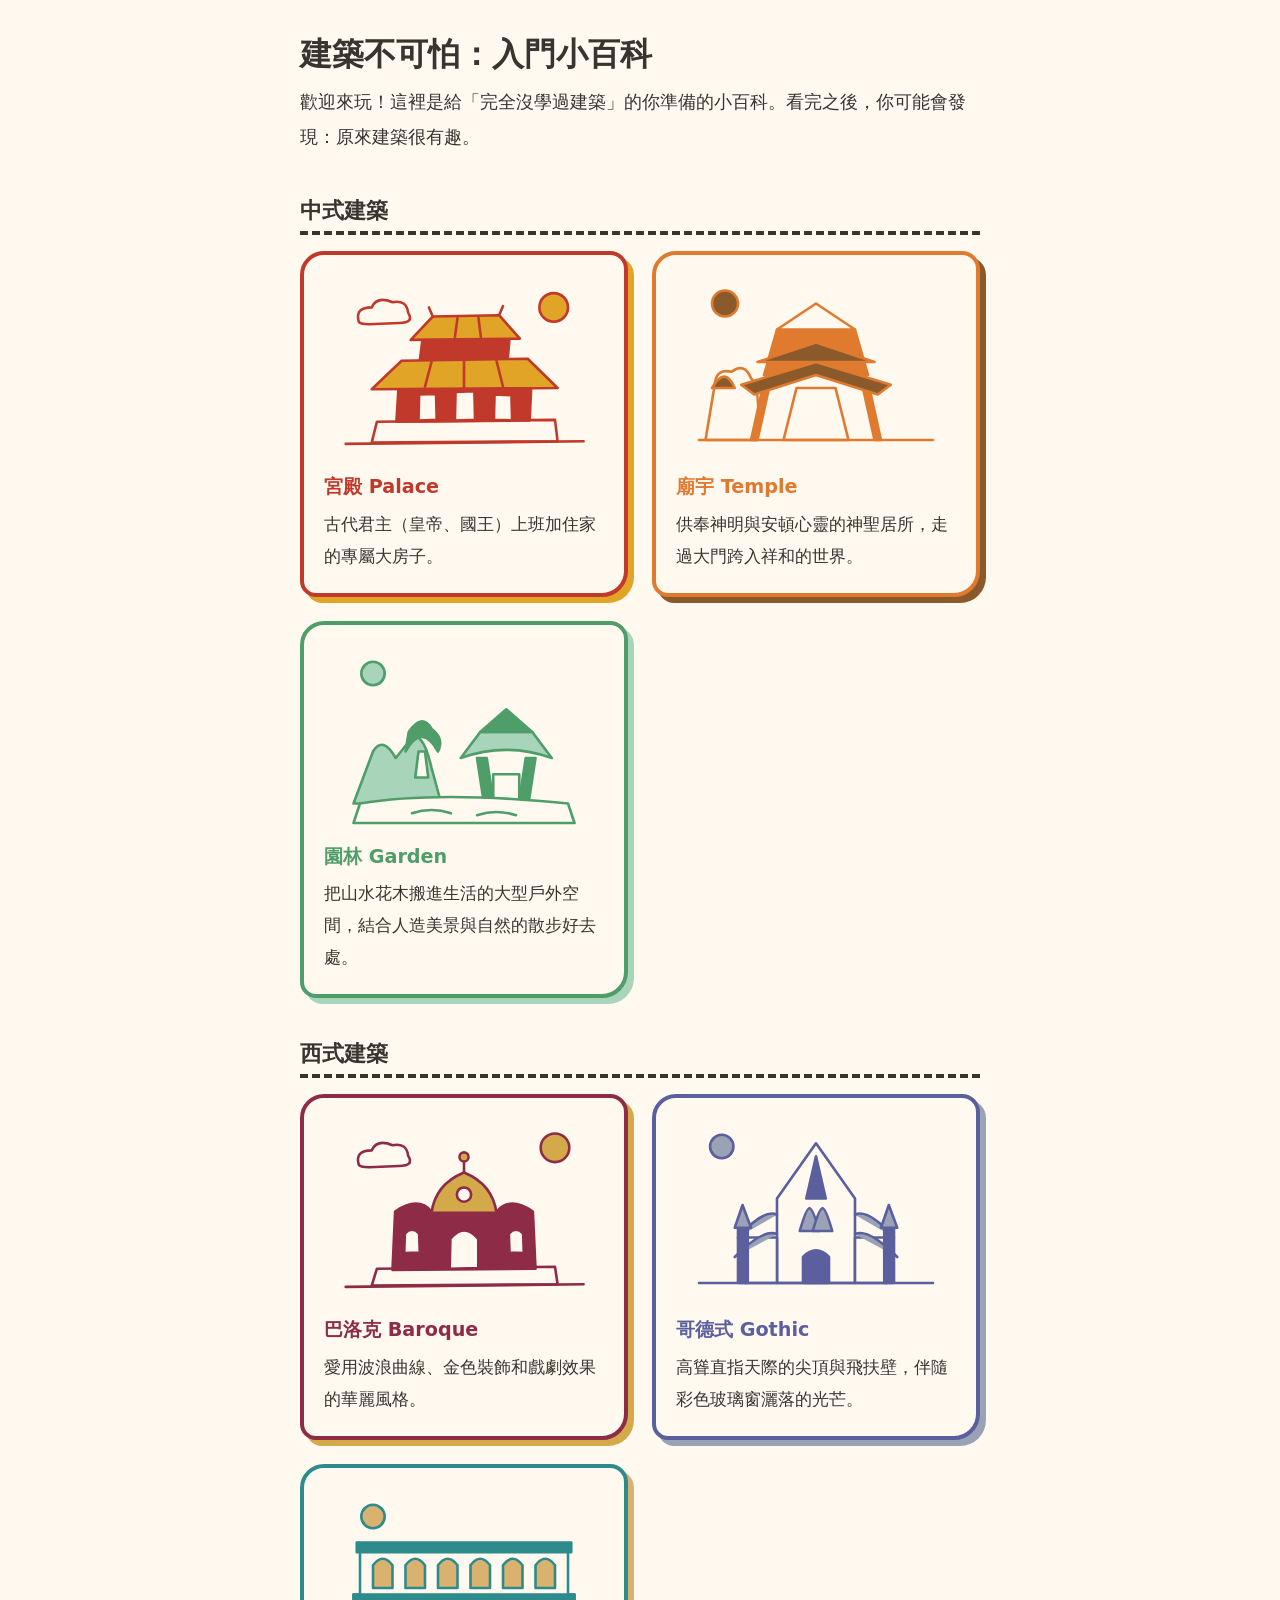
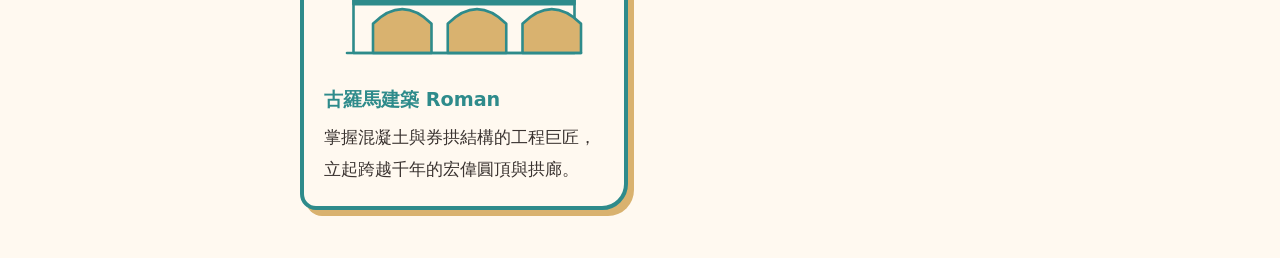
<file: index.html>
<!DOCTYPE html>
<html lang="zh-Hant">
<head>
  <meta charset="UTF-8">
  <meta name="viewport" content="width=device-width, initial-scale=1">
  <title>建築不可怕：入門小百科</title>
  <link rel="stylesheet" href="css/style.css">
</head>
<body>
  <main>

    <!-- 1. 網站名稱與歡迎語 -->
    <section>
      <h1>建築不可怕：入門小百科</h1>
      <p class="intro">歡迎來玩！這裡是給「完全沒學過建築」的你準備的小百科。看完之後，你可能會發現：原來建築很有趣。</p>
    </section>

    <!-- 2. 大類與分類入口 -->
    <section>
      <h2>中式建築</h2>
      <div class="card-grid">

        <!-- 3. 入口：小插圖＋一句話介紹 -->
        <a class="card theme-palace" href="pages/chinese/palace.html">
          <svg class="hand-drawn" viewBox="0 0 400 300" role="img" aria-labelledby="home-palace-title home-palace-desc">
            <title id="home-palace-title">宮殿手繪插圖</title>
            <desc id="home-palace-desc">一座有兩層屋頂的宮殿，旁邊有小雲朵和太陽。</desc>
            <circle class="fill-accent" cx="338" cy="56" r="22"/>
            <path class="fill-cream" d="M38 78 Q32 56 58 56 Q66 38 90 48 Q112 44 114 64 Q124 80 100 80 L54 82 Q40 82 38 78 Z"/>
            <path class="fill-cream" d="M58 264 L66 232 L340 229 L344 262 Z"/>
            <path class="fill-primary" d="M96 232 L100 168 L304 165 L301 230 Z"/>
            <path class="fill-primary" d="M132 138 L136 106 L270 104 L267 138 Z"/>
            <path class="fill-accent" d="M58 182 L104 138 L298 135 L344 180 Z"/>
            <path class="fill-accent" d="M118 106 L152 70 L254 68 L286 104 Z"/>
            <path d="M152 70 L146 56"/>
            <path d="M254 68 L260 54"/>
            <path d="M150 140 L140 178"/>
            <path d="M200 138 L200 180"/>
            <path d="M250 138 L260 178"/>
            <path d="M190 72 L186 102"/>
            <path d="M222 70 L226 102"/>
            <path class="fill-cream" d="M130 230 L131 190 L157 189 L158 229 Z"/>
            <path class="fill-cream" d="M186 230 L187 186 L216 185 L217 229 Z"/>
            <path class="fill-cream" d="M246 229 L247 190 L273 191 L274 230 Z"/>
            <path d="M18 266 L384 262"/>
          </svg>
          <h3>宮殿 Palace</h3>
          <p>古代君主（皇帝、國王）上班加住家的專屬大房子。</p>
        </a>
       
        <a class="card theme-temple" href="pages/chinese/temple.html">
          <svg class="hand-drawn" viewBox="0 0 400 300" role="img" aria-labelledby="home-temple-title home-temple-desc">
            <title id="home-temple-title">廟宇手繪插圖</title>
            <desc id="home-temple-desc">一座立於中央的山門牌坊與通往後方殿堂的神道，兩旁有神聖的守護樹林與太陽。</desc>
            <circle class="fill-accent" cx="60" cy="50" r="20"/>
            <path class="fill-cream" d="M30 260 L45 170 Q48 150 70 155 Q90 140 100 165 Q115 175 110 260 Z"/>
            <path class="fill-accent" d="M40 180 Q60 145 75 180 Z"/>
            <path class="fill-primary" d="M120 160 L280 160 L260 90 L140 90 Z"/>
            <path class="fill-cream" d="M140 90 L200 50 L260 90 Z"/>
            <path class="fill-cream" d="M150 260 L170 180 L230 180 L250 260 Z"/>
            <path class="fill-primary" d="M100 260 L120 170 L130 170 L110 260 Z"/>
            <path class="fill-primary" d="M290 260 L270 170 L280 170 L300 260 Z"/>
            <path class="fill-accent" d="M85 175 L200 140 L315 175 L295 190 L200 160 L105 190 Z"/>
            <path class="fill-accent" d="M110 140 L200 110 L290 140 Z"/>
            <path d="M20 260 L380 260"/>
          </svg>
          <h3>廟宇 Temple</h3>
          <p>供奉神明與安頓心靈的神聖居所，走過大門跨入祥和的世界。</p>
        </a>
        
        <a class="card theme-garden" href="pages/chinese/garden.html">
          <svg class="hand-drawn" viewBox="0 0 400 300" role="img" aria-labelledby="home-garden-title home-garden-desc">
            <title id="home-garden-title">園林手繪插圖</title>
            <desc id="home-garden-desc">一座立在池塘邊的小涼亭，旁邊有假山、小樹與蜿蜒步道，上方有小太陽。</desc>
            <circle class="fill-accent" cx="60" cy="50" r="18"/>
            <path class="fill-accent" d="M30 250 L60 170 Q75 145 95 180 L115 155 Q135 130 150 195 L165 250 Z"/>
            <path class="fill-cream" d="M125 210 L130 170 L140 170 L145 210 Z"/>
            <path class="fill-primary" d="M110 170 Q135 125 160 170 Q170 150 150 135 Q135 110 115 140 Z"/>
            <path class="fill-primary" d="M220 180 L230 245 L245 245 L235 180 Z"/>
            <path class="fill-primary" d="M295 180 L285 245 L300 245 L310 180 Z"/>
            <path class="fill-cream" d="M245 205 L285 205 L285 245 L245 245 Z"/>
            <path class="fill-accent" d="M195 180 Q265 155 335 180 L305 140 L225 140 Z"/>
            <path class="fill-primary" d="M225 140 L265 105 L305 140 Z"/>
            <path class="fill-cream" d="M40 250 Q160 230 360 250 L370 280 L30 280 Z"/>
            <path d="M120 265 Q150 255 180 265"/>
            <path d="M220 268 Q250 258 280 268"/>
          </svg>
          <h3>園林 Garden</h3>
          <p>把山水花木搬進生活的大型戶外空間，結合人造美景與自然的散步好去處。</p>
        </a>

      </div>
    </section>
    <section>
      <h2>西式建築</h2>
      <div class="card-grid">

        <a class="card theme-baroque" href="pages/western/baroque.html">
          <svg class="hand-drawn" viewBox="0 0 400 300" role="img" aria-labelledby="home-baroque-title home-baroque-desc">
            <title id="home-baroque-title">巴洛克手繪插圖</title>
            <desc id="home-baroque-desc">一座屋頂線條像波浪一樣起伏的酒紅色教堂正面，中間有金色弧形山牆和圓窗，下方是拱形大門，旁邊有小雲朵和太陽。</desc>
            <circle class="fill-accent" cx="340" cy="52" r="22"/>
            <path class="fill-cream" d="M38 78 Q32 56 58 56 Q66 38 90 48 Q112 44 114 64 Q124 80 100 80 L54 82 Q40 82 38 78 Z"/>
            <path class="fill-cream" d="M58 264 L66 238 L340 235 L344 262 Z"/>
            <path class="fill-primary" d="M90 240 L94 150 Q130 126 150 150 Q200 110 250 150 Q270 126 306 150 L310 238 Z"/>
            <path class="fill-accent" d="M150 152 Q156 108 200 90 Q244 108 250 152 Z"/>
            <path d="M200 90 L200 72"/>
            <circle class="fill-accent" cx="200" cy="66" r="7"/>
            <circle class="fill-cream" cx="200" cy="124" r="11"/>
            <path d="M100 162 Q118 148 138 162"/>
            <path d="M262 162 Q282 148 300 162"/>
            <path class="fill-cream" d="M108 214 L109 184 Q120 172 131 184 L132 213 Z"/>
            <path class="fill-cream" d="M270 213 L269 184 Q280 172 291 184 L292 214 Z"/>
            <path class="fill-cream" d="M178 238 L179 192 Q200 166 222 192 L222 237 Z"/>
            <path d="M18 266 L384 262"/>
          </svg>
          <h3>巴洛克 Baroque</h3>
          <p>愛用波浪曲線、金色裝飾和戲劇效果的華麗風格。</p>
        </a>
       
        <a class="card theme-gothic" href="pages/western/gothic.html">
          <svg class="hand-drawn" viewBox="0 0 400 300" role="img" aria-labelledby="home-gothic-title home-gothic-desc">
            <title id="home-gothic-title">哥德式建築手繪插圖</title>
            <desc id="home-gothic-desc">一座高聳尖銳的哥德式大教堂，外側有外露的飛扶壁支撐，牆上開著尖弧形的柳葉窗，天空中有一顆小太陽。</desc>
            <circle class="fill-accent" cx="55" cy="50" r="18"/>
            <path class="fill-cream" d="M140 260 L140 130 L200 45 L260 130 L260 260 Z"/>
            <path class="fill-primary" d="M185 130 L200 65 L215 130 Z"/>
            <path class="fill-accent" d="M175 180 Q185 145 190 145 Q195 145 205 180 Z"/>
            <path class="fill-accent" d="M195 180 Q205 145 210 145 Q215 145 225 180 Z"/>
            <path class="fill-primary" d="M180 260 L180 220 Q200 200 220 220 L220 260 Z"/>
            <path class="fill-cream" d="M90 260 L90 190 L140 190 L140 260 Z"/>
            <path class="fill-accent" d="M80 190 Q120 145 140 155"/>
            <path class="fill-accent" d="M75 220 Q120 175 140 185"/>
            <path class="fill-primary" d="M80 260 L80 175 L95 175 L95 260 Z"/>
            <path class="fill-accent" d="M75 175 L87 140 L100 175 Z"/>
            <path class="fill-cream" d="M260 260 L260 190 L310 190 L310 260 Z"/>
            <path class="fill-accent" d="M320 190 Q280 145 260 155"/>
            <path class="fill-accent" d="M325 220 Q280 175 260 185"/>
            <path class="fill-primary" d="M305 260 L305 175 L320 175 L320 260 Z"/>
            <path class="fill-accent" d="M300 175 L312 140 L325 175 Z"/>
            <path d="M20 260 L380 260"/>
          </svg>
          <h3>哥德式 Gothic</h3>
          <p>高聳直指天際的尖頂與飛扶壁，伴隨彩色玻璃窗灑落的光芒。</p>
        </a>
        
        <a class="card theme-roman" href="pages/western/roman.html">
          <svg class="hand-drawn" viewBox="0 0 400 300" role="img" aria-labelledby="home-roman-title home-roman-desc">
            <title id="home-roman-title">古羅馬建築手繪插圖</title>
            <desc id="home-roman-desc">一座連續圓弧拱門的水道橋與雄偉城門，天空有一顆小太陽，呈現古羅馬招牌的券拱工藝。</desc>
            <circle class="fill-accent" cx="60" cy="50" r="18"/>
            <path class="fill-cream" d="M30 260 L30 170 L370 170 L370 260 Z"/>
            <path class="fill-primary" d="M30 170 L370 170 L370 185 L30 185 Z"/>
            <path class="fill-accent" d="M60 260 L60 215 Q105 170 150 215 L150 260 Z"/>
            <path class="fill-accent" d="M175 260 L175 215 Q220 170 265 215 L265 260 Z"/>
            <path class="fill-accent" d="M290 260 L290 215 Q335 170 380 215 L380 260 Z"/>
            <path class="fill-cream" d="M40 170 L40 100 L360 100 L360 170 Z"/>
            <path class="fill-primary" d="M35 90 L365 90 L365 105 L35 105 Z"/>
            <path class="fill-accent" d="M60 160 L60 125 Q75 105 90 125 L90 160 Z"/>
            <path class="fill-accent" d="M110 160 L110 125 Q125 105 140 125 L140 160 Z"/>
            <path class="fill-accent" d="M160 160 L160 125 Q175 105 190 125 L190 160 Z"/>
            <path class="fill-accent" d="M210 160 L210 125 Q225 105 240 125 L240 160 Z"/>
            <path class="fill-accent" d="M260 160 L260 125 Q275 105 290 125 L290 160 Z"/>
            <path class="fill-accent" d="M310 160 L310 125 Q325 105 340 125 L340 160 Z"/>
            <path d="M20 260 L380 260"/>
          </svg>
          <h3>古羅馬建築 Roman</h3>
          <p>掌握混凝土與券拱結構的工程巨匠，立起跨越千年的宏偉圓頂與拱廊。</p>
        </a>
      
      </div>
    </section>
  </main>
</body>
</html>
</file>
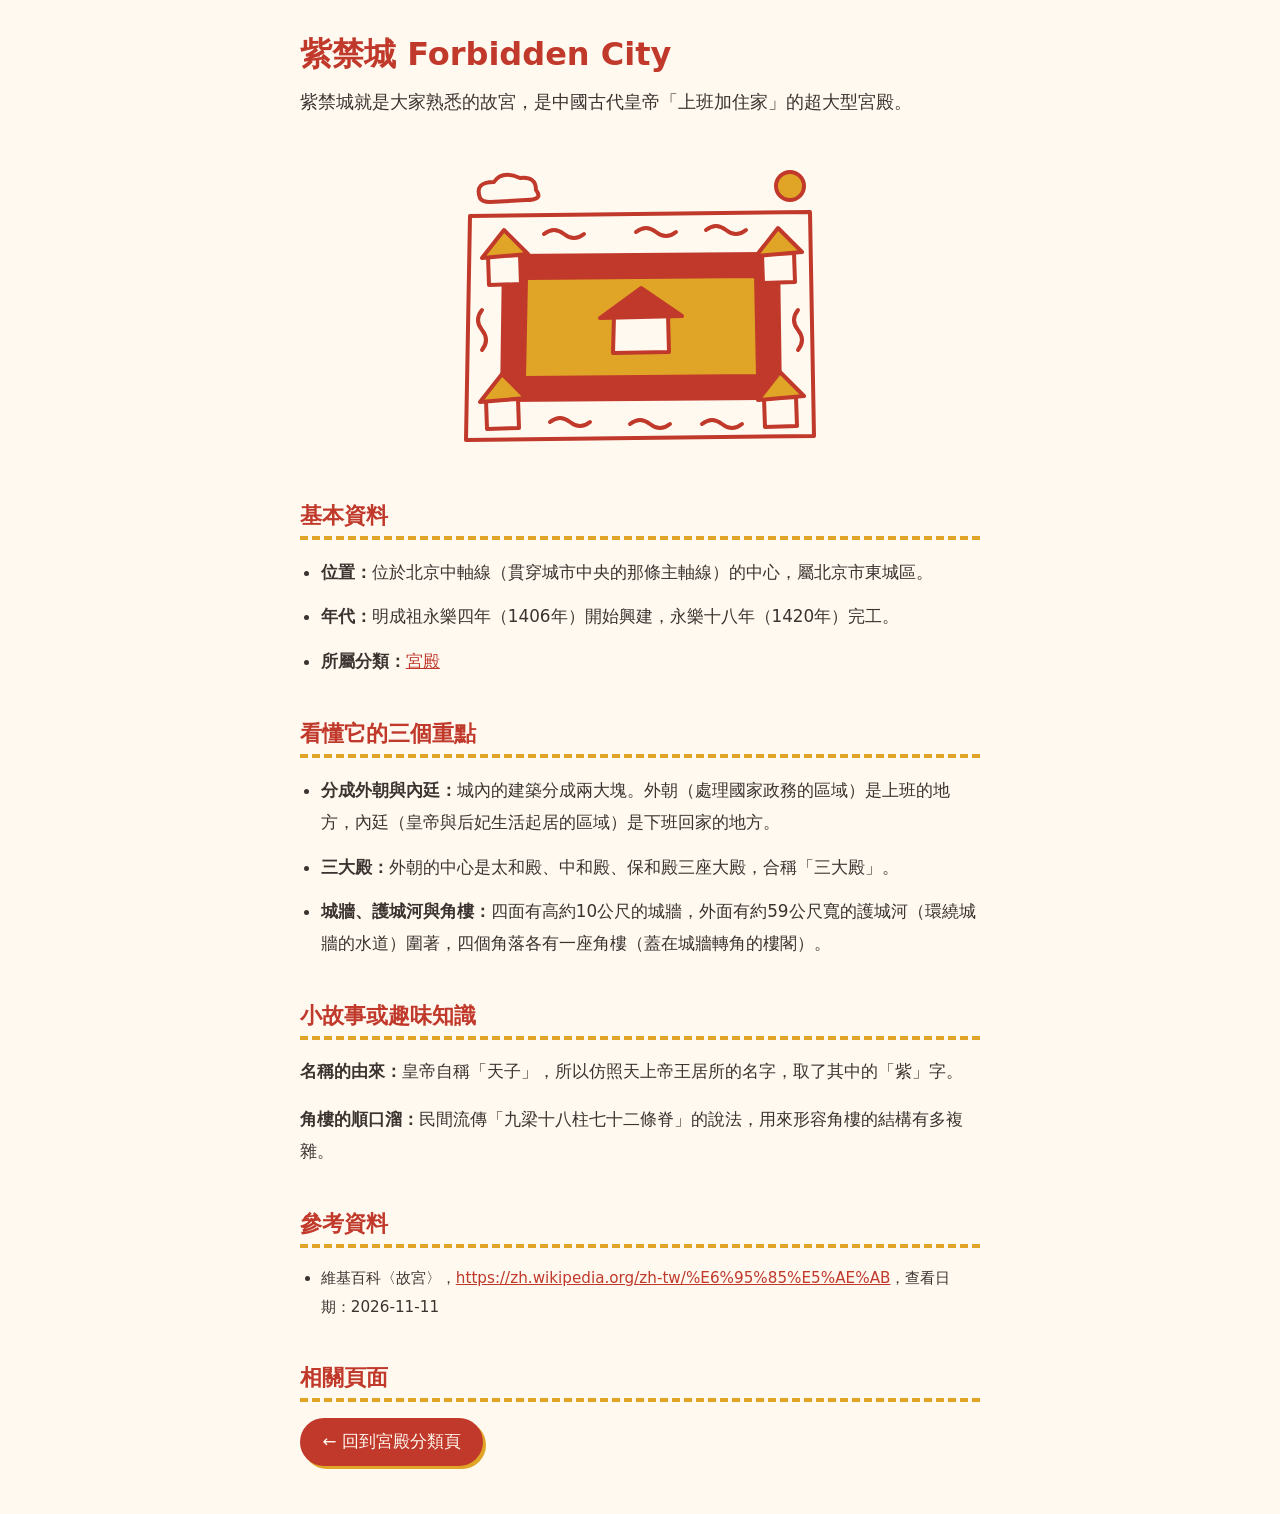
<file: pages/chinese/forbidden-city.html>
<!DOCTYPE html>
<html lang="zh-Hant">
<head>
  <meta charset="UTF-8">
  <meta name="viewport" content="width=device-width, initial-scale=1">
  <title>紫禁城 Forbidden City｜建築不可怕：入門小百科</title>
  <link rel="stylesheet" href="../../css/style.css">
</head>
<body class="theme-palace">
  <main>

    <!-- 1. 標題＋一句話介紹 -->
    <section>
      <h1>紫禁城 Forbidden City</h1>
      <p class="intro">紫禁城就是大家熟悉的故宮，是中國古代皇帝「上班加住家」的超大型宮殿。</p>
    </section>

    <!-- 2. 手繪插圖（SVG） -->
    <section>
      <figure>
        <svg class="hand-drawn" viewBox="0 0 400 300" role="img" aria-labelledby="forbidden-city-art-title forbidden-city-art-desc">
          <title id="forbidden-city-art-title">紫禁城手繪插圖</title>
          <desc id="forbidden-city-art-desc">從上往下看的紫禁城：四面城牆圍著中間的大殿，四個角落各有一座角樓，最外圍是畫著波浪線的護城河，旁邊有小雲朵和太陽。</desc>
          <circle class="fill-accent" cx="350" cy="26" r="14"/>
          <path class="fill-cream" d="M40 38 Q34 22 54 22 Q62 10 80 18 Q96 16 96 30 Q104 40 86 40 L50 42 Q42 42 40 38 Z"/>
          <path class="fill-cream" d="M30 56 L370 52 L374 276 L26 280 Z"/>
          <path d="M104 74 Q114 66 124 74 T144 74"/>
          <path d="M196 72 Q206 64 216 72 T236 72"/>
          <path d="M266 70 Q276 62 286 70 T306 70"/>
          <path d="M110 262 Q120 254 130 262 T150 262"/>
          <path d="M190 264 Q200 256 210 264 T230 264"/>
          <path d="M262 264 Q272 256 282 264 T302 264"/>
          <path d="M42 150 Q34 160 42 170 T42 190"/>
          <path d="M358 150 Q350 160 358 170 T358 190"/>
          <path class="fill-primary" d="M64 96 L338 94 L340 238 L62 240 Z"/>
          <path class="fill-accent" d="M86 118 L316 116 L318 216 L84 218 Z"/>
          <path class="fill-cream" d="M174 156 L228 155 L229 192 L173 193 Z"/>
          <path class="fill-primary" d="M160 158 L201 128 L242 156 Z"/>
          <path class="fill-cream" d="M48 96 L80 95 L81 124 L49 125 Z"/>
          <path class="fill-accent" d="M42 98 L64 70 L88 94 Z"/>
          <path class="fill-cream" d="M322 94 L354 93 L355 122 L323 123 Z"/>
          <path class="fill-accent" d="M316 96 L338 68 L362 92 Z"/>
          <path class="fill-cream" d="M324 238 L356 237 L357 266 L325 267 Z"/>
          <path class="fill-accent" d="M318 240 L340 212 L364 236 Z"/>
          <path class="fill-cream" d="M46 240 L78 239 L79 268 L47 269 Z"/>
          <path class="fill-accent" d="M40 242 L62 214 L86 238 Z"/>
        </svg>
      </figure>
    </section>

    <!-- 3. 基本資料 -->
    <section>
      <h2>基本資料</h2>
      <ul>
        <li><strong>位置：</strong>位於北京中軸線（貫穿城市中央的那條主軸線）的中心，屬北京市東城區。</li>
        <li><strong>年代：</strong>明成祖永樂四年（1406年）開始興建，永樂十八年（1420年）完工。</li>
        <li><strong>所屬分類：</strong><a href="palace.html">宮殿</a></li>
      </ul>
    </section>

    <!-- 4. 看懂它的三個重點 -->
    <section>
      <h2>看懂它的三個重點</h2>
      <ul>
        <li><strong>分成外朝與內廷：</strong>城內的建築分成兩大塊。外朝（處理國家政務的區域）是上班的地方，內廷（皇帝與后妃生活起居的區域）是下班回家的地方。</li>
        <li><strong>三大殿：</strong>外朝的中心是太和殿、中和殿、保和殿三座大殿，合稱「三大殿」。</li>
        <li><strong>城牆、護城河與角樓：</strong>四面有高約10公尺的城牆，外面有約59公尺寬的護城河（環繞城牆的水道）圍著，四個角落各有一座角樓（蓋在城牆轉角的樓閣）。</li>
      </ul>
    </section>

    <!-- 5. 小故事或趣味知識 -->
    <section>
      <h2>小故事或趣味知識</h2>
      <p><strong>名稱的由來：</strong>皇帝自稱「天子」，所以仿照天上帝王居所的名字，取了其中的「紫」字。</p>
      <p><strong>角樓的順口溜：</strong>民間流傳「九梁十八柱七十二條脊」的說法，用來形容角樓的結構有多複雜。</p>
    </section>

    <!-- 6. 真實長什麼樣：本輪沒有提供照片，依規則省略 -->

    <!-- 7. 參考資料 -->
    <section class="references">
      <h2>參考資料</h2>
      <ul>
        <li>維基百科〈故宮〉，<a href="https://zh.wikipedia.org/zh-tw/%E6%95%85%E5%AE%AB">https://zh.wikipedia.org/zh-tw/%E6%95%85%E5%AE%AB</a>，查看日期：2026-11-11</li>
      </ul>
    </section>

    <!-- 8. 相關頁面 -->
    <section>
      <h2>相關頁面</h2>
      <a class="button" href="palace.html">← 回到宮殿分類頁</a>
    </section>

  </main>
</body>
</html>
</file>
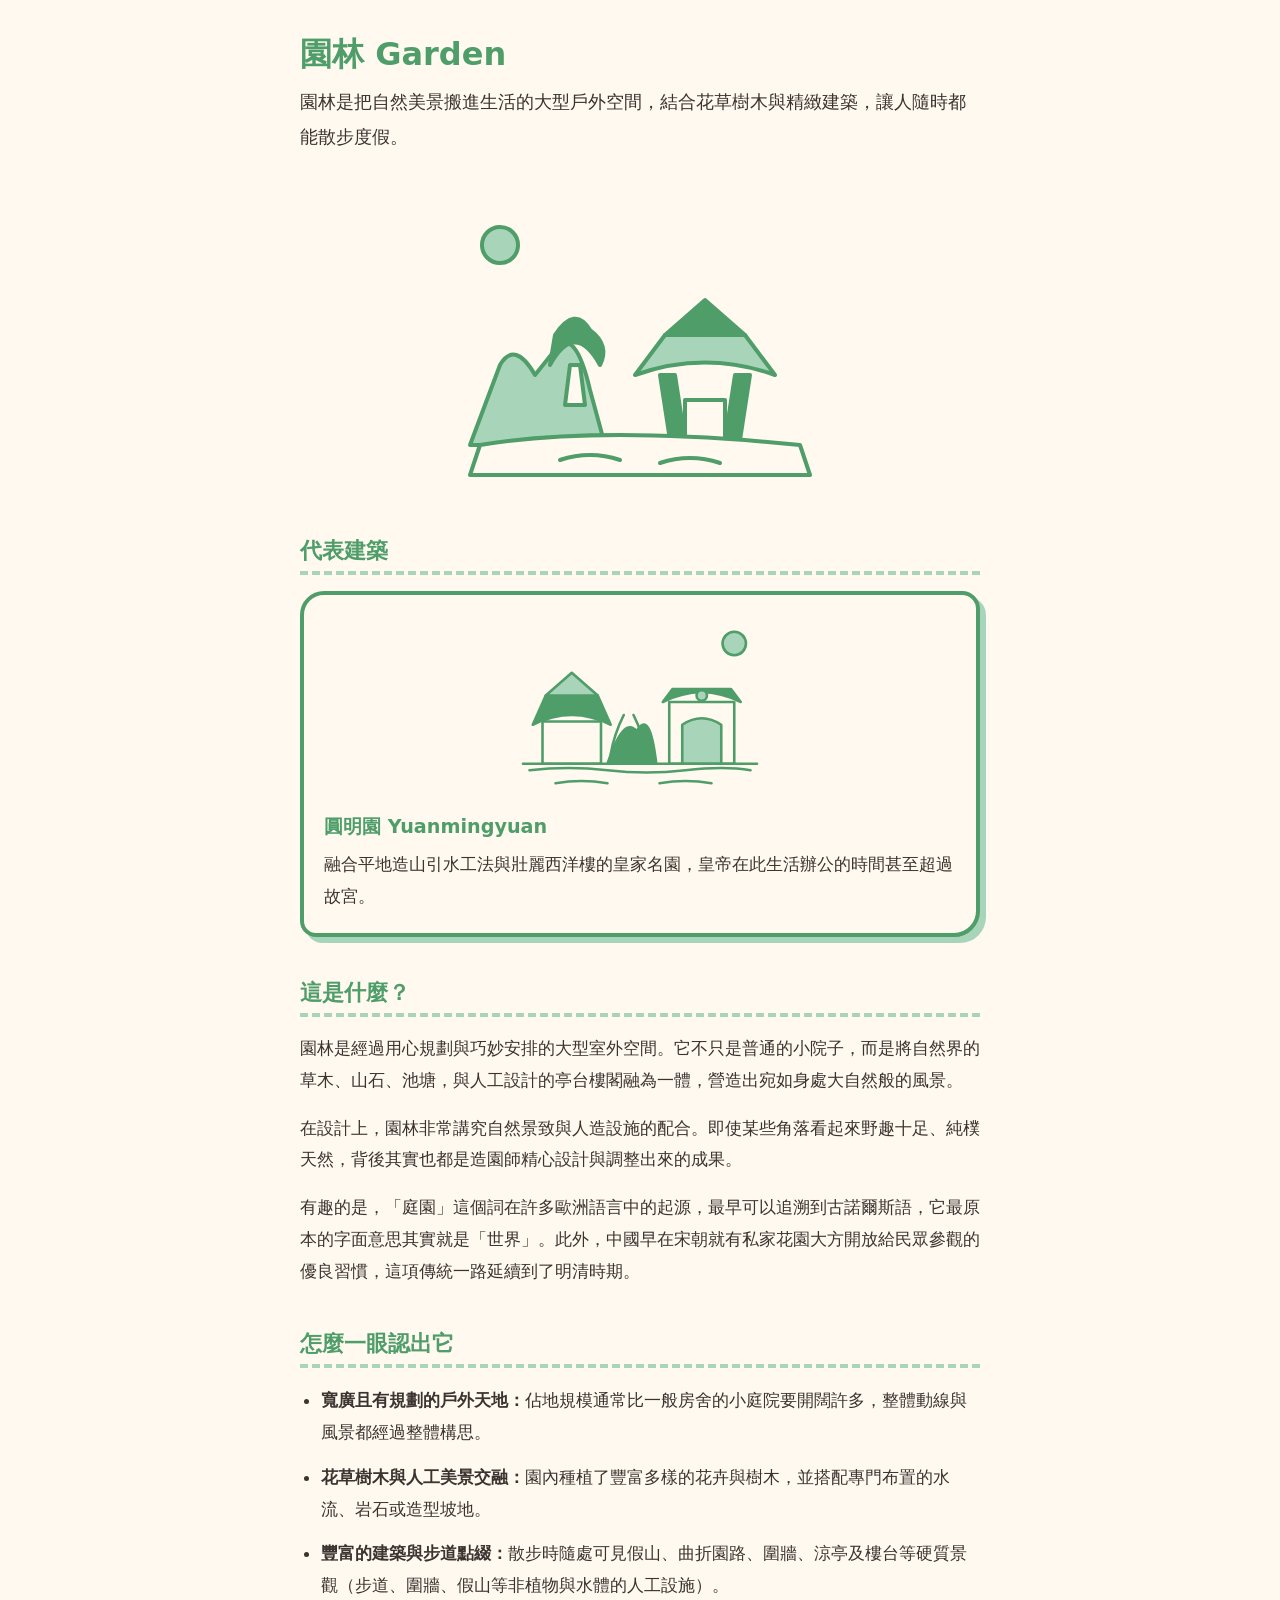
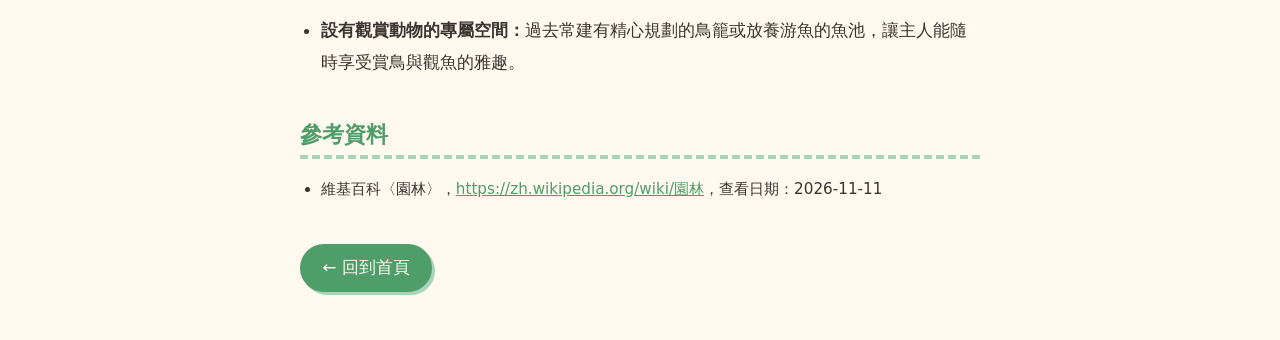
<file: pages/chinese/garden.html>
<!DOCTYPE html>
<html lang="zh-Hant">
<head>
  <meta charset="UTF-8">
  <meta name="viewport" content="width=device-width, initial-scale=1">
  <title>園林 Garden｜建築不可怕：入門小百科</title>
  <link rel="stylesheet" href="../../css/style.css">
</head>
<body class="theme-garden">
  <main>

    <!-- 1. 標題＋一句話介紹 -->
    <section>
      <h1>園林 Garden</h1>
      <p class="intro">園林是把自然美景搬進生活的大型戶外空間，結合花草樹木與精緻建築，讓人隨時都能散步度假。</p>
    </section>

    <!-- 2. 手繪插圖（SVG） -->
    <section>
      <figure>
        <svg class="hand-drawn" viewBox="0 0 400 300" role="img" aria-labelledby="garden-art-title garden-art-desc">
          <title id="garden-art-title">園林手繪插圖</title>
          <desc id="garden-art-desc">一座立在池塘邊的小涼亭，旁邊有假山、小樹與蜿蜒步道，上方有小太陽。</desc>
          <circle class="fill-accent" cx="60" cy="50" r="18"/>
          <!-- 假山 -->
          <path class="fill-accent" d="M30 250 L60 170 Q75 145 95 180 L115 155 Q135 130 150 195 L165 250 Z"/>
          <!-- 樹木 -->
          <path class="fill-cream" d="M125 210 L130 170 L140 170 L145 210 Z"/>
          <path class="fill-primary" d="M110 170 Q135 125 160 170 Q170 150 150 135 Q135 110 115 140 Z"/>
          <!-- 涼亭建築 -->
          <path class="fill-primary" d="M220 180 L230 245 L245 245 L235 180 Z"/>
          <path class="fill-primary" d="M295 180 L285 245 L300 245 L310 180 Z"/>
          <path class="fill-cream" d="M245 205 L285 205 L285 245 L245 245 Z"/>
          <!-- 涼亭屋頂 -->
          <path class="fill-accent" d="M195 180 Q265 155 335 180 L305 140 L225 140 Z"/>
          <path class="fill-primary" d="M225 140 L265 105 L305 140 Z"/>
          <!-- 池塘水面與地面線條 -->
          <path class="fill-cream" d="M40 250 Q160 230 360 250 L370 280 L30 280 Z"/>
          <path d="M120 265 Q150 255 180 265"/>
          <path d="M220 268 Q250 258 280 268"/>
        </svg>
      </figure>
    </section>

    <!-- 3. 代表建築 -->
    <section>
      <h2>代表建築</h2>
      <div class="card-grid">
        <a class="card theme-garden" href="yuanmingyuan.html">
          <svg class="hand-drawn" viewBox="0 0 400 300" role="img" aria-labelledby="garden-card-yuanmingyuan-title garden-card-yuanmingyuan-desc">
            <title id="garden-card-yuanmingyuan-title">圓明園手繪插圖</title>
            <desc id="garden-card-yuanmingyuan-desc">左側為臨水的中式水榭涼亭與柳樹，右側為西洋樓石柱拱門，倒映在清澈湖水上。</desc>
            <circle class="fill-accent" cx="345" cy="50" r="18"/>
            <!-- 左側水榭涼亭 -->
            <path class="fill-cream" d="M50 235 L50 170 L140 170 L140 235 Z"/>
            <path class="fill-primary" d="M35 175 Q95 145 155 175 L135 130 L55 130 Z"/>
            <path class="fill-accent" d="M55 130 L95 95 L135 130 Z"/>
            <!-- 中間柳樹與假山 -->
            <path class="fill-primary" d="M150 235 Q175 160 195 185 Q215 150 225 235 Z"/>
            <path d="M175 160 Q160 190 155 220"/>
            <path d="M190 160 Q205 190 210 220"/>
            <!-- 右側西洋樓拱門石雕造型 -->
            <path class="fill-cream" d="M245 235 L245 140 L345 140 L345 235 Z"/>
            <path class="fill-accent" d="M265 235 L265 175 Q295 155 325 175 L325 235 Z"/>
            <path class="fill-primary" d="M235 140 Q295 110 355 140 L340 120 L250 120 Z"/>
            <circle class="fill-accent" cx="295" cy="130" r="8"/>
            <!-- 水面基座與波紋 -->
            <path d="M20 235 L380 235"/>
            <path class="fill-cream" d="M30 245 Q90 238 150 245 T270 245 T370 245"/>
            <path d="M70 265 Q110 258 150 265"/>
            <path d="M230 265 Q270 258 310 265"/>
          </svg>
          <h3>圓明園 Yuanmingyuan</h3>
          <p>融合平地造山引水工法與壯麗西洋樓的皇家名園，皇帝在此生活辦公的時間甚至超過故宮。</p>
        </a>
      </div>
    </section>

    <!-- 4. 這是什麼？ -->
    <section>
      <h2>這是什麼？</h2>
      <p>園林是經過用心規劃與巧妙安排的大型室外空間。它不只是普通的小院子，而是將自然界的草木、山石、池塘，與人工設計的亭台樓閣融為一體，營造出宛如身處大自然般的風景。</p>
      <p>在設計上，園林非常講究自然景致與人造設施的配合。即使某些角落看起來野趣十足、純樸天然，背後其實也都是造園師精心設計與調整出來的成果。</p>
      <p>有趣的是，「庭園」這個詞在許多歐洲語言中的起源，最早可以追溯到古諾爾斯語，它最原本的字面意思其實就是「世界」。此外，中國早在宋朝就有私家花園大方開放給民眾參觀的優良習慣，這項傳統一路延續到了明清時期。</p>
    </section>

    <!-- 5. 怎麼一眼認出它 -->
    <section>
      <h2>怎麼一眼認出它</h2>
      <ul>
        <li><strong>寬廣且有規劃的戶外天地：</strong>佔地規模通常比一般房舍的小庭院要開闊許多，整體動線與風景都經過整體構思。</li>
        <li><strong>花草樹木與人工美景交融：</strong>園內種植了豐富多樣的花卉與樹木，並搭配專門布置的水流、岩石或造型坡地。</li>
        <li><strong>豐富的建築與步道點綴：</strong>散步時隨處可見假山、曲折園路、圍牆、涼亭及樓台等硬質景觀（步道、圍牆、假山等非植物與水體的人工設施）。</li>
        <li><strong>設有觀賞動物的專屬空間：</strong>過去常建有精心規劃的鳥籠或放養游魚的魚池，讓主人能隨時享受賞鳥與觀魚的雅趣。</li>
      </ul>
    </section>

    <!-- 6. 參考資料 -->
    <section class="references">
      <h2>參考資料</h2>
      <ul>
        <li>維基百科〈園林〉，<a href="https://zh.wikipedia.org/wiki/%E5%9C%92%E6%9E%97">https://zh.wikipedia.org/wiki/園林</a>，查看日期：2026-11-11</li>
      </ul>
    </section>

    <!-- 7. 回到首頁的連結 -->
    <section>
      <a class="button" href="../../index.html">← 回到首頁</a>
    </section>

  </main>
</body>
</html>
</file>
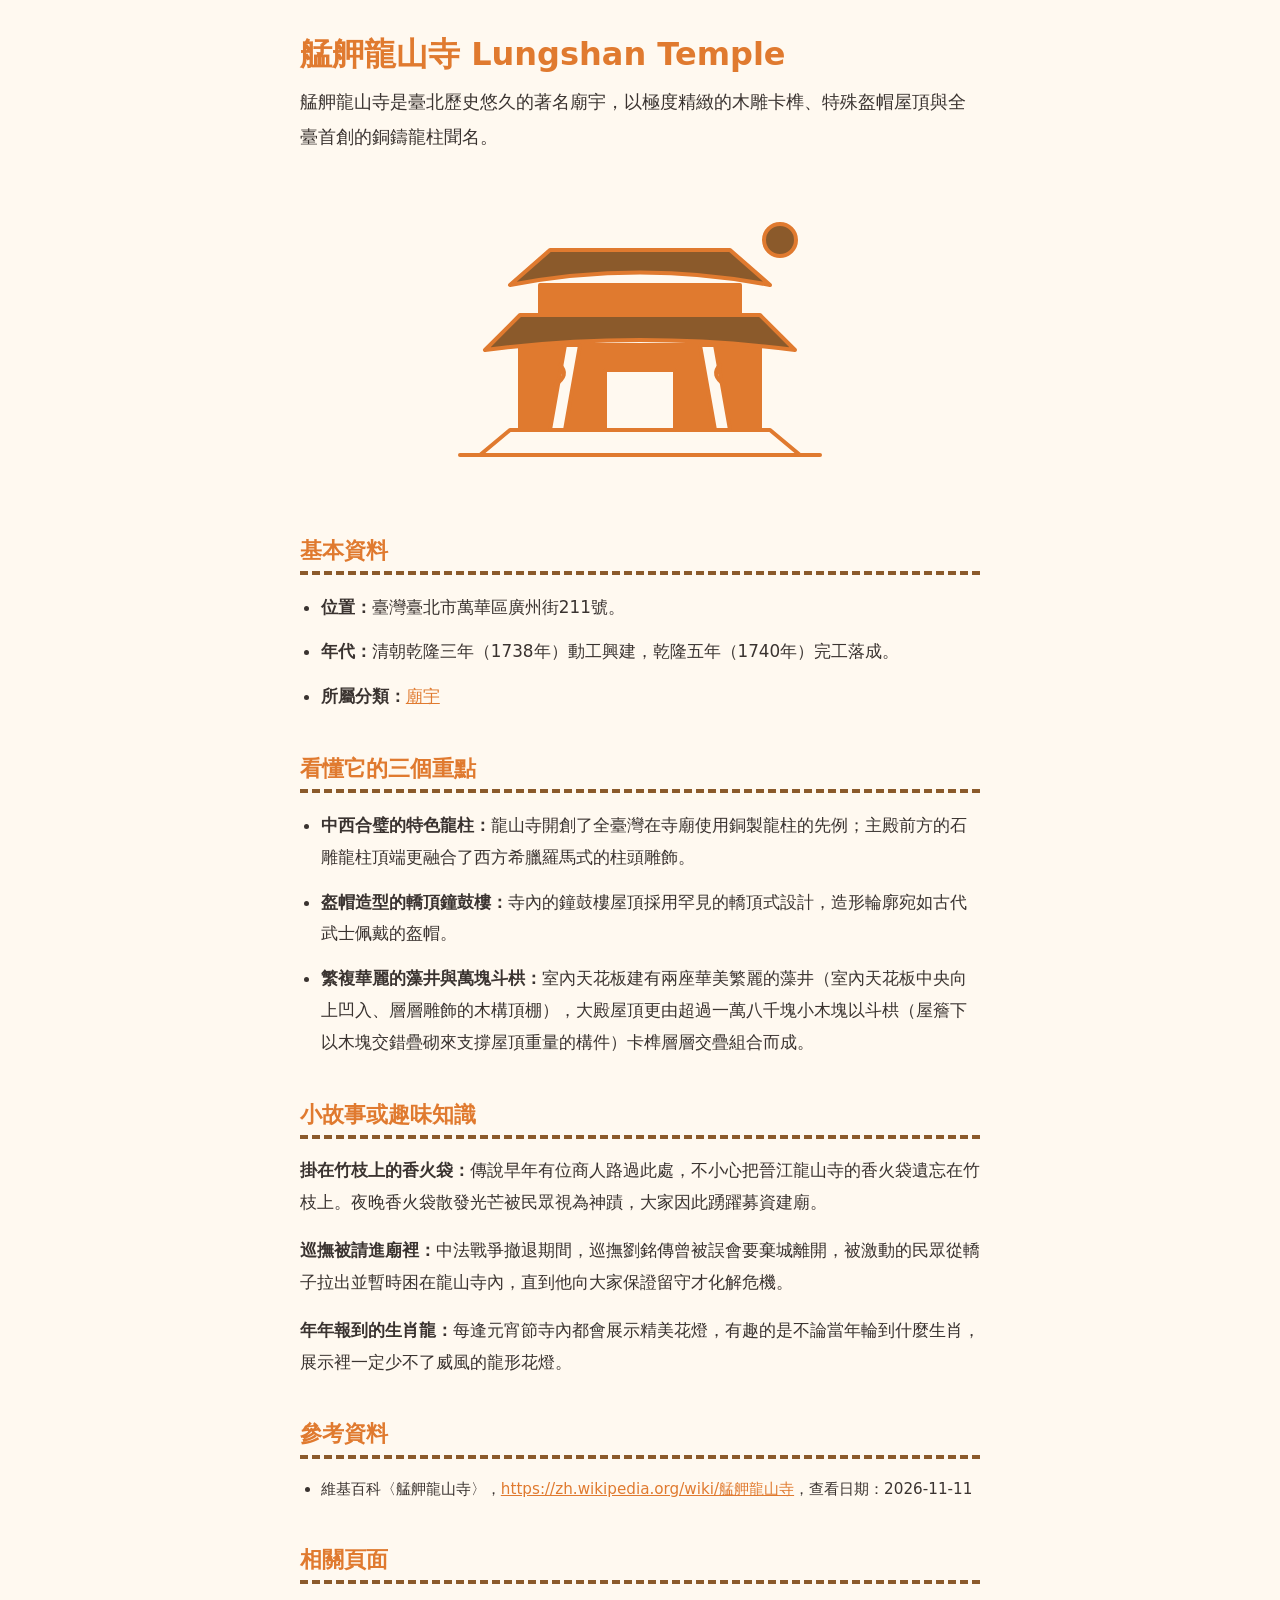
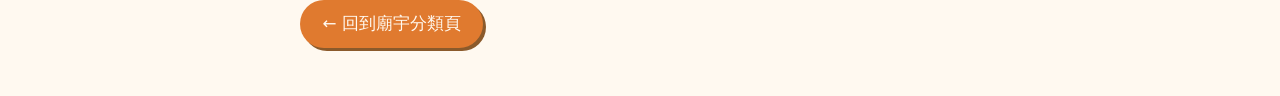
<file: pages/chinese/longshan-temple.html>
<!DOCTYPE html>
<html lang="zh-Hant">
<head>
  <meta charset="UTF-8">
  <meta name="viewport" content="width=device-width, initial-scale=1">
  <title>艋舺龍山寺 Lungshan Temple｜建築不可怕：入門小百科</title>
  <link rel="stylesheet" href="../../css/style.css">
</head>
<body class="theme-temple">
  <main>

    <!-- 1. 標題＋一句話介紹 -->
    <section>
      <h1>艋舺龍山寺 Lungshan Temple</h1>
      <p class="intro">艋舺龍山寺是臺北歷史悠久的著名廟宇，以極度精緻的木雕卡榫、特殊盔帽屋頂與全臺首創的銅鑄龍柱聞名。</p>
    </section>

    <!-- 2. 手繪插圖（SVG） -->
    <section>
      <figure>
        <svg class="hand-drawn" viewBox="0 0 400 300" role="img" aria-labelledby="longshan-art-title longshan-art-desc">
          <title id="longshan-art-title">艋舺龍山寺手繪插圖</title>
          <desc id="longshan-art-desc">歇山重簷的宏偉大殿，前方立著雕工精細的龍柱，屋頂曲線飛揚。</desc>
          <circle class="fill-accent" cx="340" cy="45" r="16"/>
          <path class="fill-cream" d="M40 260 L70 235 L330 235 L360 260 Z"/>
          <path class="fill-primary" d="M80 235 L80 150 L320 150 L320 235 Z"/>
          <path class="fill-cream" d="M165 235 L165 175 L235 175 L235 235 Z"/>
          <path class="fill-accent" d="M45 155 Q200 135 355 155 L320 120 L80 120 Z"/>
          <path class="fill-primary" d="M100 120 L100 90 L300 90 L300 120 Z"/>
          <path class="fill-accent" d="M70 90 Q200 65 330 90 L290 55 L110 55 Z"/>
          <path class="fill-cream" d="M110 235 L125 150 L140 150 L125 235 Z"/>
          <path class="fill-cream" d="M290 235 L275 150 L260 150 L275 235 Z"/>
          <path d="M115 190 Q130 180 120 170"/>
          <path d="M285 190 Q270 180 280 170"/>
          <path d="M20 260 L380 260"/>
        </svg>
      </figure>
    </section>

    <!-- 3. 基本資料 -->
    <section>
      <h2>基本資料</h2>
      <ul>
        <li><strong>位置：</strong>臺灣臺北市萬華區廣州街211號。</li>
        <li><strong>年代：</strong>清朝乾隆三年（1738年）動工興建，乾隆五年（1740年）完工落成。</li>
        <li><strong>所屬分類：</strong><a href="temple.html">廟宇</a></li>
      </ul>
    </section>

    <!-- 4. 看懂它的三個重點 -->
    <section>
      <h2>看懂它的三個重點</h2>
      <ul>
        <li><strong>中西合璧的特色龍柱：</strong>龍山寺開創了全臺灣在寺廟使用銅製龍柱的先例；主殿前方的石雕龍柱頂端更融合了西方希臘羅馬式的柱頭雕飾。</li>
        <li><strong>盔帽造型的轎頂鐘鼓樓：</strong>寺內的鐘鼓樓屋頂採用罕見的轎頂式設計，造形輪廓宛如古代武士佩戴的盔帽。</li>
        <li><strong>繁複華麗的藻井與萬塊斗栱：</strong>室內天花板建有兩座華美繁麗的藻井（室內天花板中央向上凹入、層層雕飾的木構頂棚），大殿屋頂更由超過一萬八千塊小木塊以斗栱（屋簷下以木塊交錯疊砌來支撐屋頂重量的構件）卡榫層層交疊組合而成。</li>
      </ul>
    </section>

    <!-- 5. 小故事或趣味知識 -->
    <section>
      <h2>小故事或趣味知識</h2>
      <p><strong>掛在竹枝上的香火袋：</strong>傳說早年有位商人路過此處，不小心把晉江龍山寺的香火袋遺忘在竹枝上。夜晚香火袋散發光芒被民眾視為神蹟，大家因此踴躍募資建廟。</p>
      <p><strong>巡撫被請進廟裡：</strong>中法戰爭撤退期間，巡撫劉銘傳曾被誤會要棄城離開，被激動的民眾從轎子拉出並暫時困在龍山寺內，直到他向大家保證留守才化解危機。</p>
      <p><strong>年年報到的生肖龍：</strong>每逢元宵節寺內都會展示精美花燈，有趣的是不論當年輪到什麼生肖，展示裡一定少不了威風的龍形花燈。</p>
    </section>

    <!-- 6. 真實長什麼樣：本輪沒有提供照片，依規則省略 -->

    <!-- 7. 參考資料 -->
    <section class="references">
      <h2>參考資料</h2>
      <ul>
        <li>維基百科〈艋舺龍山寺〉，<a href="https://zh.wikipedia.org/wiki/%E8%89%8B%E8%88%BA%E9%BE%8D%E5%B1%B1%E5%AF%BA">https://zh.wikipedia.org/wiki/艋舺龍山寺</a>，查看日期：2026-11-11</li>
      </ul>
    </section>

    <!-- 8. 相關頁面 -->
    <section>
      <h2>相關頁面</h2>
      <a class="button" href="temple.html">← 回到廟宇分類頁</a>
    </section>

  </main>
</body>
</html>
</file>
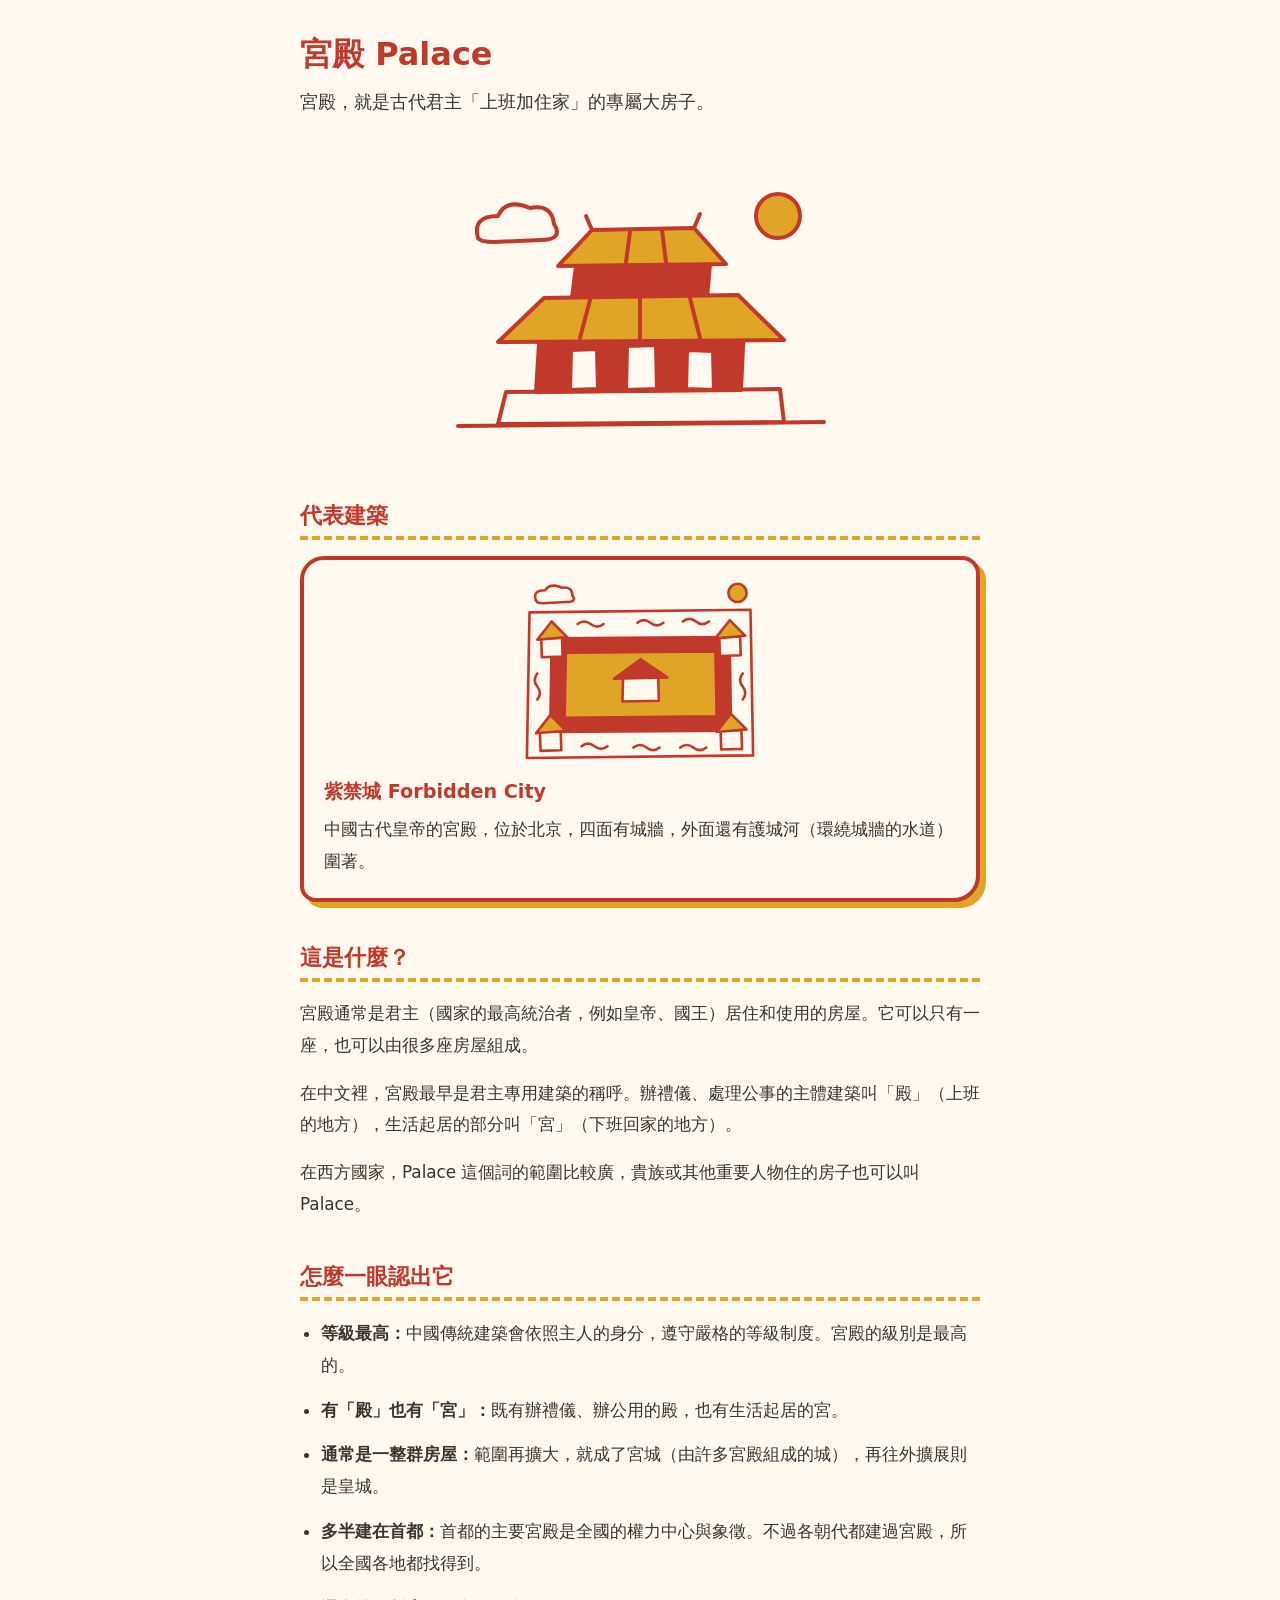
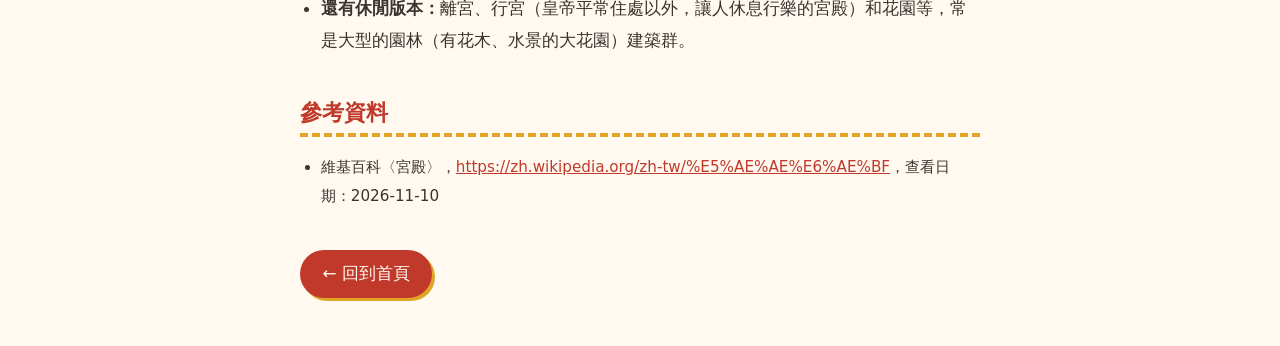
<file: pages/chinese/palace.html>
<!DOCTYPE html>
<html lang="zh-Hant">
<head>
  <meta charset="UTF-8">
  <meta name="viewport" content="width=device-width, initial-scale=1">
  <title>宮殿 Palace｜建築不可怕：入門小百科</title>
  <link rel="stylesheet" href="../../css/style.css">
</head>
<body class="theme-palace">
  <main>

    <!-- 1. 標題＋一句話介紹 -->
    <section>
      <h1>宮殿 Palace</h1>
      <p class="intro">宮殿，就是古代君主「上班加住家」的專屬大房子。</p>
    </section>

    <!-- 2. 手繪插圖（SVG） -->
    <section>
      <figure>
        <svg class="hand-drawn" viewBox="0 0 400 300" role="img" aria-labelledby="palace-art-title palace-art-desc">
          <title id="palace-art-title">宮殿手繪插圖</title>
          <desc id="palace-art-desc">一座有兩層金色屋頂、朱紅牆面的宮殿，旁邊有小雲朵和太陽。</desc>
          <circle class="fill-accent" cx="338" cy="56" r="22"/>
          <path class="fill-cream" d="M38 78 Q32 56 58 56 Q66 38 90 48 Q112 44 114 64 Q124 80 100 80 L54 82 Q40 82 38 78 Z"/>
          <path class="fill-cream" d="M58 264 L66 232 L340 229 L344 262 Z"/>
          <path class="fill-primary" d="M96 232 L100 168 L304 165 L301 230 Z"/>
          <path class="fill-primary" d="M132 138 L136 106 L270 104 L267 138 Z"/>
          <path class="fill-accent" d="M58 182 L104 138 L298 135 L344 180 Z"/>
          <path class="fill-accent" d="M118 106 L152 70 L254 68 L286 104 Z"/>
          <path d="M152 70 L146 56"/>
          <path d="M254 68 L260 54"/>
          <path d="M150 140 L140 178"/>
          <path d="M200 138 L200 180"/>
          <path d="M250 138 L260 178"/>
          <path d="M190 72 L186 102"/>
          <path d="M222 70 L226 102"/>
          <path class="fill-cream" d="M130 230 L131 190 L157 189 L158 229 Z"/>
          <path class="fill-cream" d="M186 230 L187 186 L216 185 L217 229 Z"/>
          <path class="fill-cream" d="M246 229 L247 190 L273 191 L274 230 Z"/>
          <path d="M18 266 L384 262"/>
        </svg>
      </figure>
    </section>

        <!-- 3. 代表建築 -->
    <section>
      <h2>代表建築</h2>
      <div class="card-grid">
        <a class="card" href="forbidden-city.html">
          <svg class="hand-drawn" viewBox="0 0 400 300" role="img" aria-labelledby="palace-fc-title palace-fc-desc">
            <title id="palace-fc-title">紫禁城手繪插圖</title>
            <desc id="palace-fc-desc">從上往下看的紫禁城：四面城牆圍著中間的大殿，四個角落各有一座角樓，最外圍是畫著波浪線的護城河，旁邊有小雲朵和太陽。</desc>
            <circle class="fill-accent" cx="350" cy="26" r="14"/>
            <path class="fill-cream" d="M40 38 Q34 22 54 22 Q62 10 80 18 Q96 16 96 30 Q104 40 86 40 L50 42 Q42 42 40 38 Z"/>
            <path class="fill-cream" d="M30 56 L370 52 L374 276 L26 280 Z"/>
            <path d="M104 74 Q114 66 124 74 T144 74"/>
            <path d="M196 72 Q206 64 216 72 T236 72"/>
            <path d="M266 70 Q276 62 286 70 T306 70"/>
            <path d="M110 262 Q120 254 130 262 T150 262"/>
            <path d="M190 264 Q200 256 210 264 T230 264"/>
            <path d="M262 264 Q272 256 282 264 T302 264"/>
            <path d="M42 150 Q34 160 42 170 T42 190"/>
            <path d="M358 150 Q350 160 358 170 T358 190"/>
            <path class="fill-primary" d="M64 96 L338 94 L340 238 L62 240 Z"/>
            <path class="fill-accent" d="M86 118 L316 116 L318 216 L84 218 Z"/>
            <path class="fill-cream" d="M174 156 L228 155 L229 192 L173 193 Z"/>
            <path class="fill-primary" d="M160 158 L201 128 L242 156 Z"/>
            <path class="fill-cream" d="M48 96 L80 95 L81 124 L49 125 Z"/>
            <path class="fill-accent" d="M42 98 L64 70 L88 94 Z"/>
            <path class="fill-cream" d="M322 94 L354 93 L355 122 L323 123 Z"/>
            <path class="fill-accent" d="M316 96 L338 68 L362 92 Z"/>
            <path class="fill-cream" d="M324 238 L356 237 L357 266 L325 267 Z"/>
            <path class="fill-accent" d="M318 240 L340 212 L364 236 Z"/>
            <path class="fill-cream" d="M46 240 L78 239 L79 268 L47 269 Z"/>
            <path class="fill-accent" d="M40 242 L62 214 L86 238 Z"/>
          </svg>
          <h3>紫禁城 Forbidden City</h3>
          <p>中國古代皇帝的宮殿，位於北京，四面有城牆，外面還有護城河（環繞城牆的水道）圍著。</p>
        </a>
      </div>
    </section>
    
    <!-- 3. 這是什麼？ -->
    <section>
      <h2>這是什麼？</h2>
      <p>宮殿通常是君主（國家的最高統治者，例如皇帝、國王）居住和使用的房屋。它可以只有一座，也可以由很多座房屋組成。</p>
      <p>在中文裡，宮殿最早是君主專用建築的稱呼。辦禮儀、處理公事的主體建築叫「殿」（上班的地方），生活起居的部分叫「宮」（下班回家的地方）。</p>
      <p>在西方國家，Palace 這個詞的範圍比較廣，貴族或其他重要人物住的房子也可以叫 Palace。</p>
    </section>

    <!-- 4. 怎麼一眼認出它 -->
    <section>
      <h2>怎麼一眼認出它</h2>
      <ul>
        <li><strong>等級最高：</strong>中國傳統建築會依照主人的身分，遵守嚴格的等級制度。宮殿的級別是最高的。</li>
        <li><strong>有「殿」也有「宮」：</strong>既有辦禮儀、辦公用的殿，也有生活起居的宮。</li>
        <li><strong>通常是一整群房屋：</strong>範圍再擴大，就成了宮城（由許多宮殿組成的城），再往外擴展則是皇城。</li>
        <li><strong>多半建在首都：</strong>首都的主要宮殿是全國的權力中心與象徵。不過各朝代都建過宮殿，所以全國各地都找得到。</li>
        <li><strong>還有休閒版本：</strong>離宮、行宮（皇帝平常住處以外，讓人休息行樂的宮殿）和花園等，常是大型的園林（有花木、水景的大花園）建築群。</li>
      </ul>
    </section>



    <!-- 6. 參考資料 -->
    <section class="references">
      <h2>參考資料</h2>
      <ul>
        <li>維基百科〈宮殿〉，<a href="https://zh.wikipedia.org/zh-tw/%E5%AE%AE%E6%AE%BF">https://zh.wikipedia.org/zh-tw/%E5%AE%AE%E6%AE%BF</a>，查看日期：2026-11-10</li>
      </ul>
    </section>

    <!-- 7. 回到首頁的連結 -->
    <section>
      <a class="button" href="../../index.html">← 回到首頁</a>
    </section>

  </main>
</body>
</html>
</file>
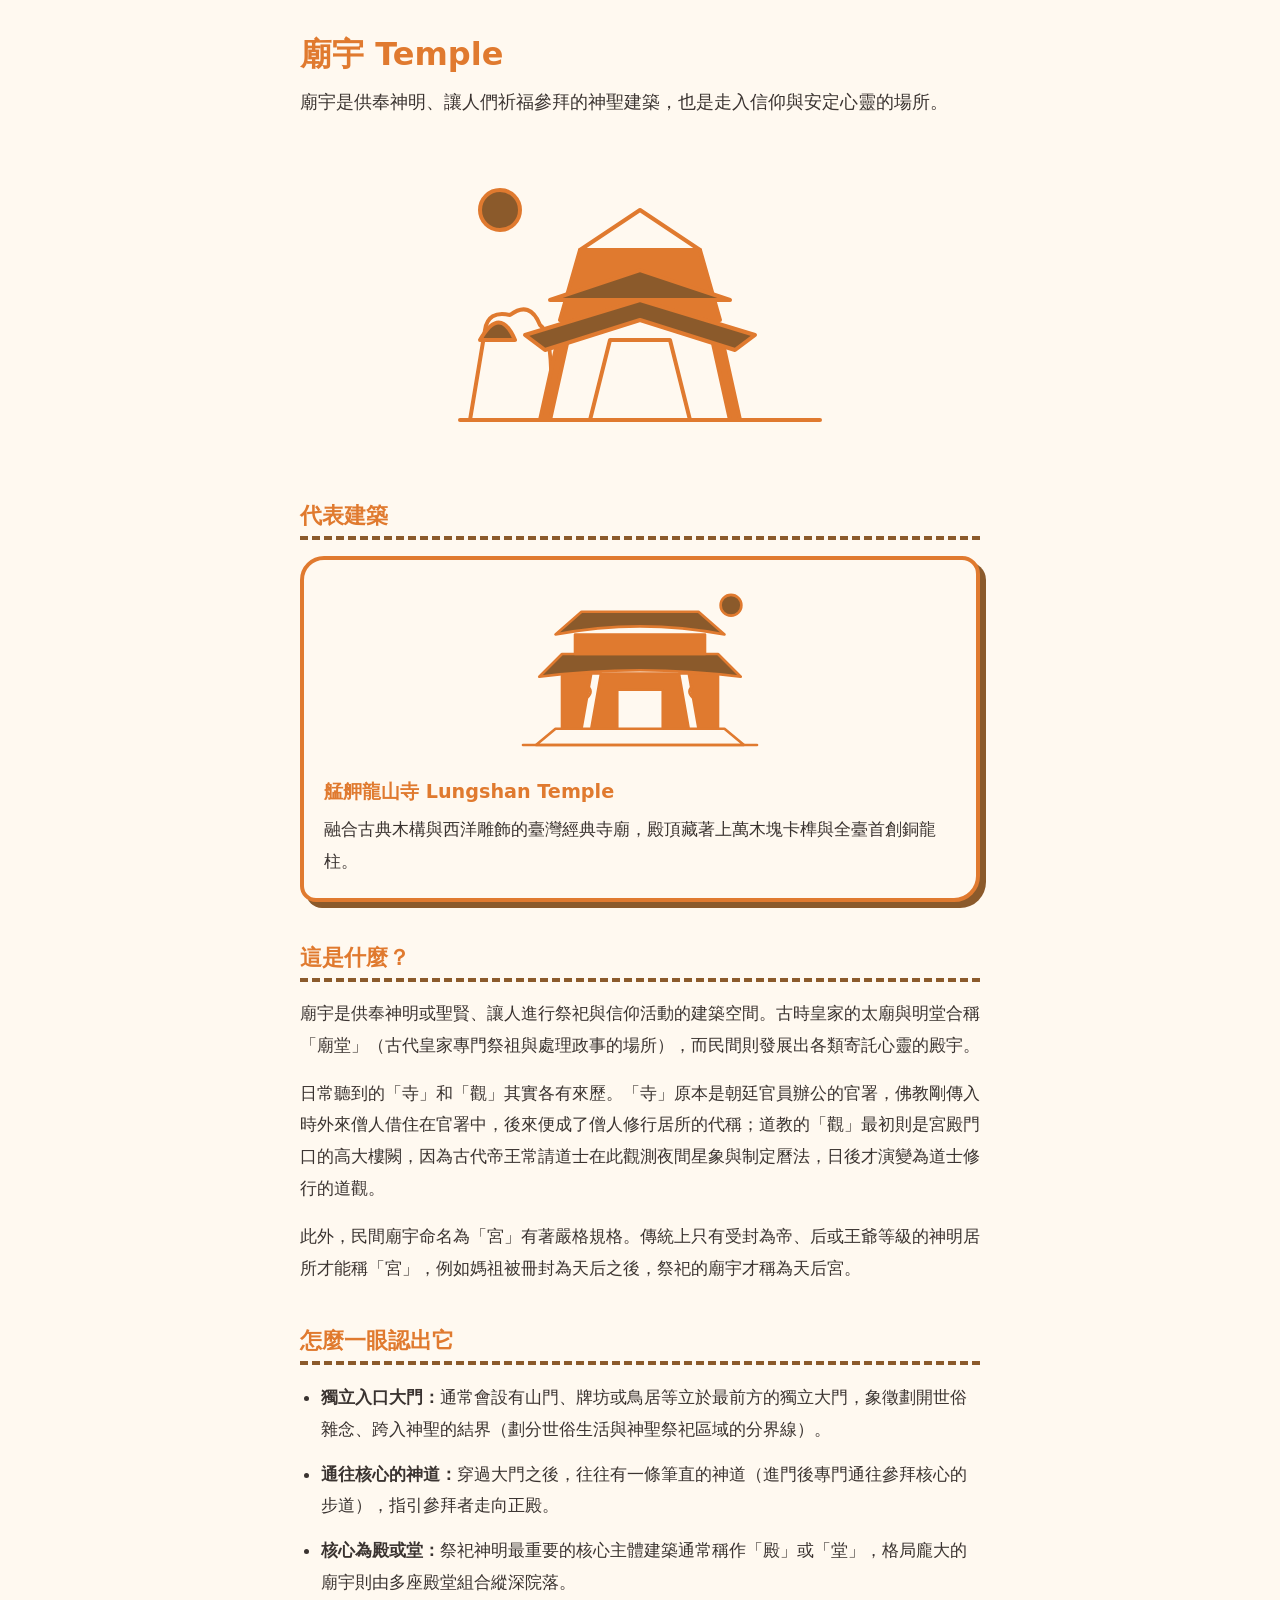
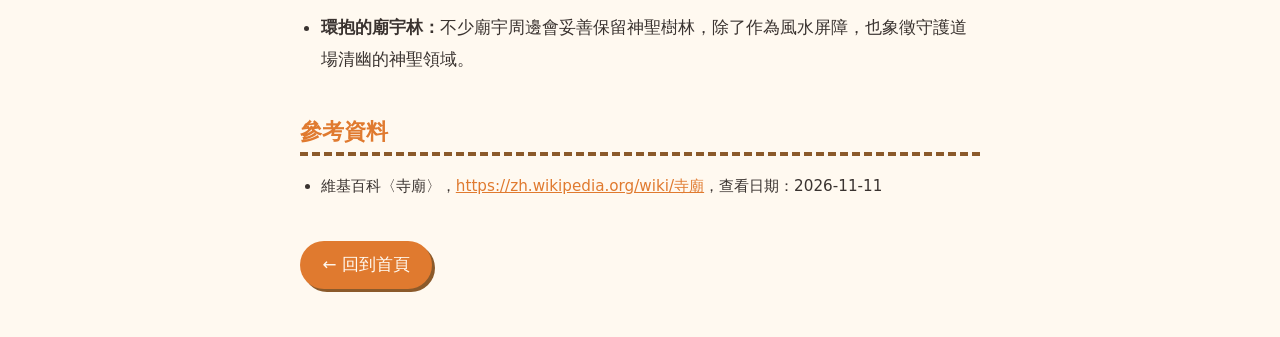
<file: pages/chinese/temple.html>
<!DOCTYPE html>
<html lang="zh-Hant">
<head>
  <meta charset="UTF-8">
  <meta name="viewport" content="width=device-width, initial-scale=1">
  <title>廟宇 Temple｜建築不可怕：入門小百科</title>
  <link rel="stylesheet" href="../../css/style.css">
</head>
<body class="theme-temple">
  <main>

    <!-- 1. 標題＋一句話介紹 -->
    <section>
      <h1>廟宇 Temple</h1>
      <p class="intro">廟宇是供奉神明、讓人們祈福參拜的神聖建築，也是走入信仰與安定心靈的場所。</p>
    </section>

    <!-- 2. 手繪插圖（SVG） -->
    <section>
      <figure>
        <svg class="hand-drawn" viewBox="0 0 400 300" role="img" aria-labelledby="temple-art-title temple-art-desc">
          <title id="temple-art-title">廟宇手繪插圖</title>
          <desc id="temple-art-desc">一座立於中央的山門牌坊與通往後方殿堂的神道，兩旁有神聖的守護樹林與太陽。</desc>
          <circle class="fill-accent" cx="60" cy="50" r="20"/>
          <path class="fill-cream" d="M30 260 L45 170 Q48 150 70 155 Q90 140 100 165 Q115 175 110 260 Z"/>
          <path class="fill-accent" d="M40 180 Q60 145 75 180 Z"/>
          <path class="fill-primary" d="M120 160 L280 160 L260 90 L140 90 Z"/>
          <path class="fill-cream" d="M140 90 L200 50 L260 90 Z"/>
          <path class="fill-cream" d="M150 260 L170 180 L230 180 L250 260 Z"/>
          <path class="fill-primary" d="M100 260 L120 170 L130 170 L110 260 Z"/>
          <path class="fill-primary" d="M290 260 L270 170 L280 170 L300 260 Z"/>
          <path class="fill-accent" d="M85 175 L200 140 L315 175 L295 190 L200 160 L105 190 Z"/>
          <path class="fill-accent" d="M110 140 L200 110 L290 140 Z"/>
          <path d="M20 260 L380 260"/>
        </svg>
      </figure>
    </section>

    <!-- 3. 代表建築 -->
    <section>
      <h2>代表建築</h2>
      <div class="card-grid">
        <a class="card theme-temple" href="longshan-temple.html">
          <svg class="hand-drawn" viewBox="0 0 400 300" role="img" aria-labelledby="temple-card-longshan-title temple-card-longshan-desc">
            <title id="temple-card-longshan-title">艋舺龍山寺手繪插圖</title>
            <desc id="temple-card-longshan-desc">歇山重簷的宏偉大殿，前方立著雕工精細的龍柱，屋頂曲線飛揚。</desc>
            <circle class="fill-accent" cx="340" cy="45" r="16"/>
            <path class="fill-cream" d="M40 260 L70 235 L330 235 L360 260 Z"/>
            <path class="fill-primary" d="M80 235 L80 150 L320 150 L320 235 Z"/>
            <path class="fill-cream" d="M165 235 L165 175 L235 175 L235 235 Z"/>
            <path class="fill-accent" d="M45 155 Q200 135 355 155 L320 120 L80 120 Z"/>
            <path class="fill-primary" d="M100 120 L100 90 L300 90 L300 120 Z"/>
            <path class="fill-accent" d="M70 90 Q200 65 330 90 L290 55 L110 55 Z"/>
            <path class="fill-cream" d="M110 235 L125 150 L140 150 L125 235 Z"/>
            <path class="fill-cream" d="M290 235 L275 150 L260 150 L275 235 Z"/>
            <path d="M115 190 Q130 180 120 170"/>
            <path d="M285 190 Q270 180 280 170"/>
            <path d="M20 260 L380 260"/>
          </svg>
          <h3>艋舺龍山寺 Lungshan Temple</h3>
          <p>融合古典木構與西洋雕飾的臺灣經典寺廟，殿頂藏著上萬木塊卡榫與全臺首創銅龍柱。</p>
        </a>
      </div>
    </section>

    <!-- 4. 這是什麼？ -->
    <section>
      <h2>這是什麼？</h2>
      <p>廟宇是供奉神明或聖賢、讓人進行祭祀與信仰活動的建築空間。古時皇家的太廟與明堂合稱「廟堂」（古代皇家專門祭祖與處理政事的場所），而民間則發展出各類寄託心靈的殿宇。</p>
      <p>日常聽到的「寺」和「觀」其實各有來歷。「寺」原本是朝廷官員辦公的官署，佛教剛傳入時外來僧人借住在官署中，後來便成了僧人修行居所的代稱；道教的「觀」最初則是宮殿門口的高大樓闕，因為古代帝王常請道士在此觀測夜間星象與制定曆法，日後才演變為道士修行的道觀。</p>
      <p>此外，民間廟宇命名為「宮」有著嚴格規格。傳統上只有受封為帝、后或王爺等級的神明居所才能稱「宮」，例如媽祖被冊封為天后之後，祭祀的廟宇才稱為天后宮。</p>
    </section>

    <!-- 5. 怎麼一眼認出它 -->
    <section>
      <h2>怎麼一眼認出它</h2>
      <ul>
        <li><strong>獨立入口大門：</strong>通常會設有山門、牌坊或鳥居等立於最前方的獨立大門，象徵劃開世俗雜念、跨入神聖的結界（劃分世俗生活與神聖祭祀區域的分界線）。</li>
        <li><strong>通往核心的神道：</strong>穿過大門之後，往往有一條筆直的神道（進門後專門通往參拜核心的步道），指引參拜者走向正殿。</li>
        <li><strong>核心為殿或堂：</strong>祭祀神明最重要的核心主體建築通常稱作「殿」或「堂」，格局龐大的廟宇則由多座殿堂組合縱深院落。</li>
        <li><strong>環抱的廟宇林：</strong>不少廟宇周邊會妥善保留神聖樹林，除了作為風水屏障，也象徵守護道場清幽的神聖領域。</li>
      </ul>
    </section>

    <!-- 6. 參考資料 -->
    <section class="references">
      <h2>參考資料</h2>
      <ul>
        <li>維基百科〈寺廟〉，<a href="https://zh.wikipedia.org/wiki/%E5%AF%BA%E5%BA%99">https://zh.wikipedia.org/wiki/寺廟</a>，查看日期：2026-11-11</li>
      </ul>
    </section>

    <!-- 7. 回到首頁的連結 -->
    <section>
      <a class="button" href="../../index.html">← 回到首頁</a>
    </section>

  </main>
</body>
</html>
</file>
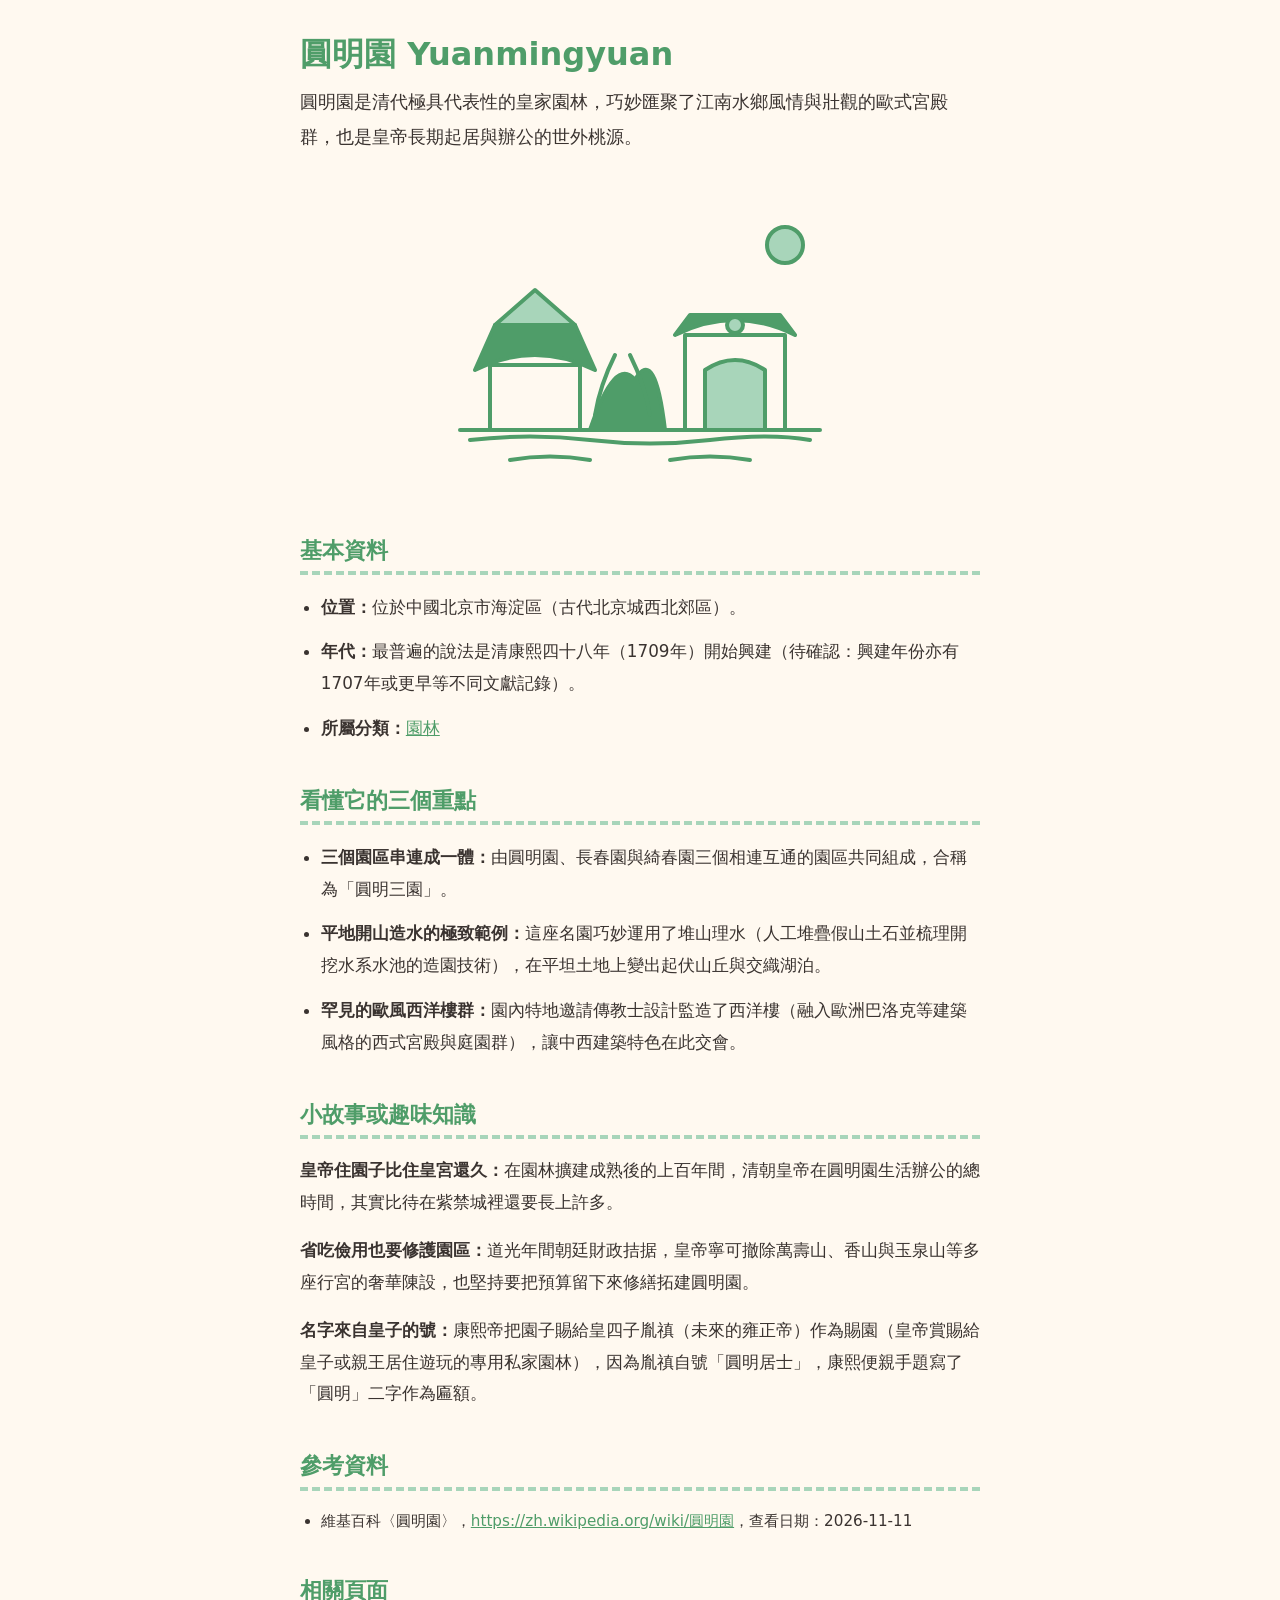
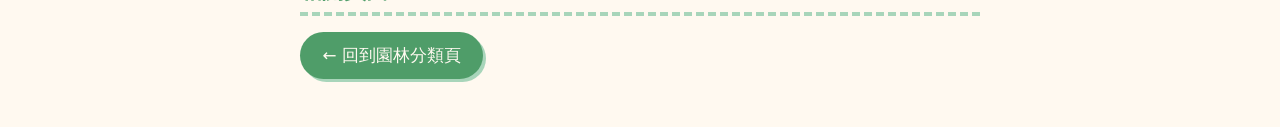
<file: pages/chinese/yuanmingyuan.html>
<!DOCTYPE html>
<html lang="zh-Hant">
<head>
  <meta charset="UTF-8">
  <meta name="viewport" content="width=device-width, initial-scale=1">
  <title>圓明園 Yuanmingyuan｜建築不可怕：入門小百科</title>
  <link rel="stylesheet" href="../../css/style.css">
</head>
<body class="theme-garden">
  <main>

    <!-- 1. 標題＋一句話介紹 -->
    <section>
      <h1>圓明園 Yuanmingyuan</h1>
      <p class="intro">圓明園是清代極具代表性的皇家園林，巧妙匯聚了江南水鄉風情與壯觀的歐式宮殿群，也是皇帝長期起居與辦公的世外桃源。</p>
    </section>

    <!-- 2. 手繪插圖（SVG） -->
    <section>
      <figure>
        <svg class="hand-drawn" viewBox="0 0 400 300" role="img" aria-labelledby="yuanmingyuan-art-title yuanmingyuan-art-desc">
          <title id="yuanmingyuan-art-title">圓明園手繪插圖</title>
          <desc id="yuanmingyuan-art-desc">左側為臨水的中式水榭涼亭與柳樹，右側為西洋樓石柱拱門，倒映在清澈湖水上。</desc>
          <circle class="fill-accent" cx="345" cy="50" r="18"/>
          <!-- 左側水榭涼亭 -->
          <path class="fill-cream" d="M50 235 L50 170 L140 170 L140 235 Z"/>
          <path class="fill-primary" d="M35 175 Q95 145 155 175 L135 130 L55 130 Z"/>
          <path class="fill-accent" d="M55 130 L95 95 L135 130 Z"/>
          <!-- 中間柳樹與假山 -->
          <path class="fill-primary" d="M150 235 Q175 160 195 185 Q215 150 225 235 Z"/>
          <path d="M175 160 Q160 190 155 220"/>
          <path d="M190 160 Q205 190 210 220"/>
          <!-- 右側西洋樓拱門石雕造型 -->
          <path class="fill-cream" d="M245 235 L245 140 L345 140 L345 235 Z"/>
          <path class="fill-accent" d="M265 235 L265 175 Q295 155 325 175 L325 235 Z"/>
          <path class="fill-primary" d="M235 140 Q295 110 355 140 L340 120 L250 120 Z"/>
          <circle class="fill-accent" cx="295" cy="130" r="8"/>
          <!-- 水面基座與波紋 -->
          <path d="M20 235 L380 235"/>
          <path class="fill-cream" d="M30 245 Q90 238 150 245 T270 245 T370 245"/>
          <path d="M70 265 Q110 258 150 265"/>
          <path d="M230 265 Q270 258 310 265"/>
        </svg>
      </figure>
    </section>

    <!-- 3. 基本資料 -->
    <section>
      <h2>基本資料</h2>
      <ul>
        <li><strong>位置：</strong>位於中國北京市海淀區（古代北京城西北郊區）。</li>
        <li><strong>年代：</strong>最普遍的說法是清康熙四十八年（1709年）開始興建（待確認：興建年份亦有1707年或更早等不同文獻記錄）。</li>
        <li><strong>所屬分類：</strong><a href="garden.html">園林</a></li>
      </ul>
    </section>

    <!-- 4. 看懂它的三個重點 -->
    <section>
      <h2>看懂它的三個重點</h2>
      <ul>
        <li><strong>三個園區串連成一體：</strong>由圓明園、長春園與綺春園三個相連互通的園區共同組成，合稱為「圓明三園」。</li>
        <li><strong>平地開山造水的極致範例：</strong>這座名園巧妙運用了堆山理水（人工堆疊假山土石並梳理開挖水系水池的造園技術），在平坦土地上變出起伏山丘與交織湖泊。</li>
        <li><strong>罕見的歐風西洋樓群：</strong>園內特地邀請傳教士設計監造了西洋樓（融入歐洲巴洛克等建築風格的西式宮殿與庭園群），讓中西建築特色在此交會。</li>
      </ul>
    </section>

    <!-- 5. 小故事或趣味知識 -->
    <section>
      <h2>小故事或趣味知識</h2>
      <p><strong>皇帝住園子比住皇宮還久：</strong>在園林擴建成熟後的上百年間，清朝皇帝在圓明園生活辦公的總時間，其實比待在紫禁城裡還要長上許多。</p>
      <p><strong>省吃儉用也要修護園區：</strong>道光年間朝廷財政拮据，皇帝寧可撤除萬壽山、香山與玉泉山等多座行宮的奢華陳設，也堅持要把預算留下來修繕拓建圓明園。</p>
      <p><strong>名字來自皇子的號：</strong>康熙帝把園子賜給皇四子胤禛（未來的雍正帝）作為賜園（皇帝賞賜給皇子或親王居住遊玩的專用私家園林），因為胤禛自號「圓明居士」，康熙便親手題寫了「圓明」二字作為匾額。</p>
    </section>

    <!-- 6. 真實長什麼樣：本輪沒有提供照片，依規則省略 -->

    <!-- 7. 參考資料 -->
    <section class="references">
      <h2>參考資料</h2>
      <ul>
        <li>維基百科〈圓明園〉，<a href="https://zh.wikipedia.org/wiki/%E5%9C%86%E6%98%8E%E5%9B%AD">https://zh.wikipedia.org/wiki/圓明園</a>，查看日期：2026-11-11</li>
      </ul>
    </section>

    <!-- 8. 相關頁面 -->
    <section>
      <h2>相關頁面</h2>
      <a class="button" href="garden.html">← 回到園林分類頁</a>
    </section>

  </main>
</body>
</html>
</file>
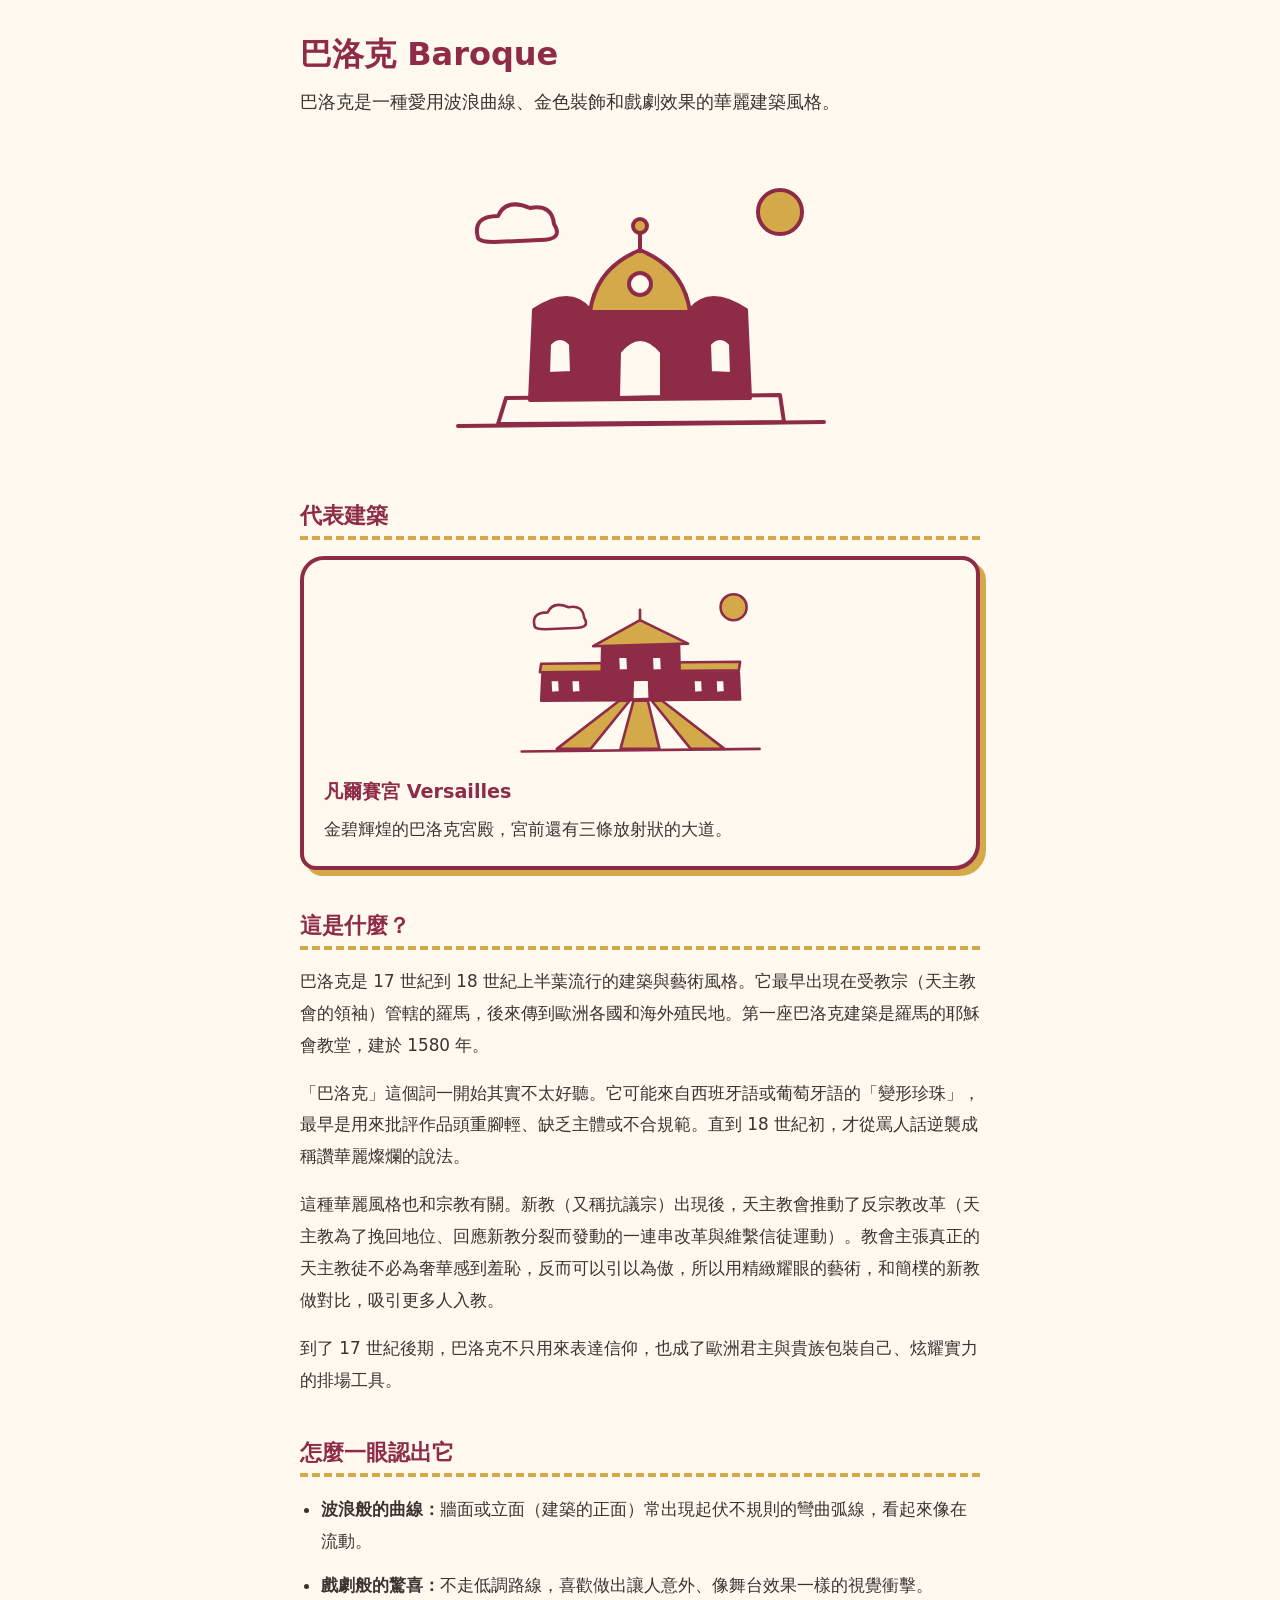
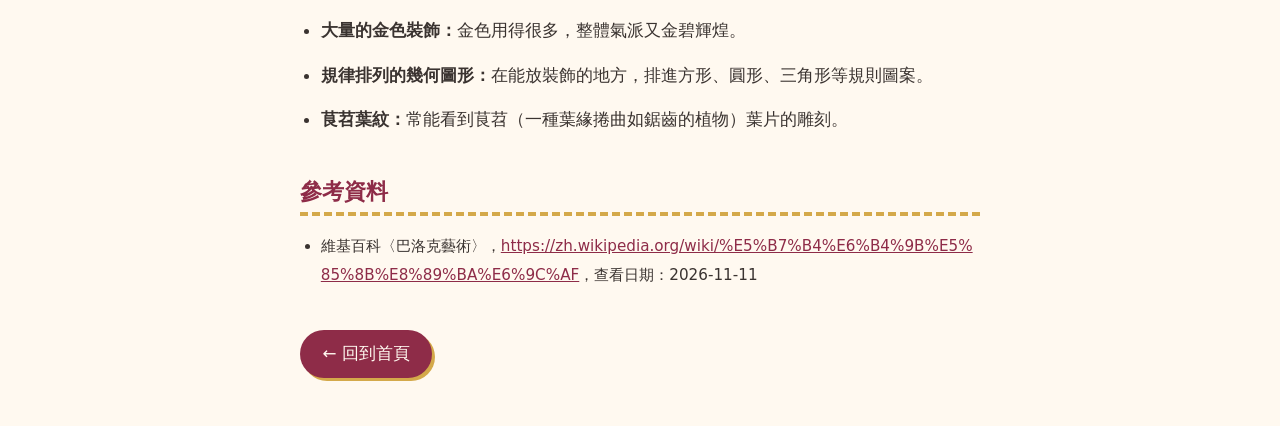
<file: pages/western/baroque.html>
<!DOCTYPE html>
<html lang="zh-Hant">
<head>
  <meta charset="UTF-8">
  <meta name="viewport" content="width=device-width, initial-scale=1">
  <title>巴洛克 Baroque｜建築不可怕：入門小百科</title>
  <link rel="stylesheet" href="../../css/style.css">
</head>
<body class="theme-baroque">
  <main>

    <!-- 1. 標題＋一句話介紹 -->
    <section>
      <h1>巴洛克 Baroque</h1>
      <p class="intro">巴洛克是一種愛用波浪曲線、金色裝飾和戲劇效果的華麗建築風格。</p>
    </section>

    <!-- 2. 手繪插圖（SVG） -->
    <section>
      <figure>
        <svg class="hand-drawn" viewBox="0 0 400 300" role="img" aria-labelledby="baroque-art-title baroque-art-desc">
          <title id="baroque-art-title">巴洛克手繪插圖</title>
          <desc id="baroque-art-desc">一座屋頂線條像波浪一樣起伏的酒紅色教堂正面，中間有金色弧形山牆和圓窗，下方是拱形大門，旁邊有小雲朵和太陽。</desc>
          <circle class="fill-accent" cx="340" cy="52" r="22"/>
          <path class="fill-cream" d="M38 78 Q32 56 58 56 Q66 38 90 48 Q112 44 114 64 Q124 80 100 80 L54 82 Q40 82 38 78 Z"/>
          <path class="fill-cream" d="M58 264 L66 238 L340 235 L344 262 Z"/>
          <path class="fill-primary" d="M90 240 L94 150 Q130 126 150 150 Q200 110 250 150 Q270 126 306 150 L310 238 Z"/>
          <path class="fill-accent" d="M150 152 Q156 108 200 90 Q244 108 250 152 Z"/>
          <path d="M200 90 L200 72"/>
          <circle class="fill-accent" cx="200" cy="66" r="7"/>
          <circle class="fill-cream" cx="200" cy="124" r="11"/>
          <path d="M100 162 Q118 148 138 162"/>
          <path d="M262 162 Q282 148 300 162"/>
          <path class="fill-cream" d="M108 214 L109 184 Q120 172 131 184 L132 213 Z"/>
          <path class="fill-cream" d="M270 213 L269 184 Q280 172 291 184 L292 214 Z"/>
          <path class="fill-cream" d="M178 238 L179 192 Q200 166 222 192 L222 237 Z"/>
          <path d="M18 266 L384 262"/>
        </svg>
      </figure>
    </section>

    <!-- 3. 代表建築 -->
    <section>
      <h2>代表建築</h2>
      <div class="card-grid">

        <a class="card" href="versailles.html">
          <svg class="hand-drawn" viewBox="0 0 400 300" role="img" aria-labelledby="baroque-fc-title baroque-fc-desc">
            <title id="baroque-fc-title">凡爾賽宮手繪插圖</title>
            <desc id="baroque-fc-desc">一座橫向很寬的宮殿，中間主殿有金色屋頂，宮殿前方有三條像扇子一樣展開的金色大道，旁邊有小雲朵和太陽。</desc>
            <circle class="fill-accent" cx="344" cy="48" r="20"/>
            <path class="fill-cream" d="M38 78 Q32 56 58 56 Q66 38 90 48 Q112 44 114 64 Q124 80 100 80 L54 82 Q40 82 38 78 Z"/>
            <path class="fill-accent" d="M168 192 L184 192 L124 266 L72 266 Z"/>
            <path class="fill-accent" d="M190 192 L212 192 L230 266 L170 266 Z"/>
            <path class="fill-accent" d="M218 192 L234 192 L330 266 L278 266 Z"/>
            <path class="fill-primary" d="M50 150 L352 148 L354 190 L48 192 Z"/>
            <path class="fill-accent" d="M46 148 L352 145 L354 132 L48 135 Z"/>
            <path class="fill-cream" d="M62 160 L63 180 L77 179 L76 160 Z"/>
            <path class="fill-cream" d="M94 160 L95 180 L109 179 L108 160 Z"/>
            <path class="fill-cream" d="M282 160 L283 180 L297 179 L296 160 Z"/>
            <path class="fill-cream" d="M316 160 L317 180 L331 179 L330 160 Z"/>
            <path class="fill-primary" d="M140 190 L142 106 L260 104 L262 188 Z"/>
            <path class="fill-accent" d="M128 108 L200 68 L274 104 Z"/>
            <path d="M200 68 L200 52"/>
            <path class="fill-cream" d="M166 124 L167 146 L182 145 L181 124 Z"/>
            <path class="fill-cream" d="M218 124 L219 146 L234 145 L233 124 Z"/>
            <path class="fill-cream" d="M188 190 L189 160 L214 159 L215 189 Z"/>
            <path d="M18 270 L384 266"/>
          </svg>
          <h3>凡爾賽宮 Versailles</h3>
          <p>金碧輝煌的巴洛克宮殿，宮前還有三條放射狀的大道。</p>
        </a>

      </div>
    </section>

    <!-- 4. 這是什麼？ -->
    <section>
      <h2>這是什麼？</h2>
      <p>巴洛克是 17 世紀到 18 世紀上半葉流行的建築與藝術風格。它最早出現在受教宗（天主教會的領袖）管轄的羅馬，後來傳到歐洲各國和海外殖民地。第一座巴洛克建築是羅馬的耶穌會教堂，建於 1580 年。</p>
      <p>「巴洛克」這個詞一開始其實不太好聽。它可能來自西班牙語或葡萄牙語的「變形珍珠」，最早是用來批評作品頭重腳輕、缺乏主體或不合規範。直到 18 世紀初，才從罵人話逆襲成稱讚華麗燦爛的說法。</p>
      <p>這種華麗風格也和宗教有關。新教（又稱抗議宗）出現後，天主教會推動了反宗教改革（天主教為了挽回地位、回應新教分裂而發動的一連串改革與維繫信徒運動）。教會主張真正的天主教徒不必為奢華感到羞恥，反而可以引以為傲，所以用精緻耀眼的藝術，和簡樸的新教做對比，吸引更多人入教。</p>
      <p>到了 17 世紀後期，巴洛克不只用來表達信仰，也成了歐洲君主與貴族包裝自己、炫耀實力的排場工具。</p>
    </section>

    <!-- 5. 怎麼一眼認出它 -->
    <section>
      <h2>怎麼一眼認出它</h2>
      <ul>
        <li><strong>波浪般的曲線：</strong>牆面或立面（建築的正面）常出現起伏不規則的彎曲弧線，看起來像在流動。</li>
        <li><strong>戲劇般的驚喜：</strong>不走低調路線，喜歡做出讓人意外、像舞台效果一樣的視覺衝擊。</li>
        <li><strong>大量的金色裝飾：</strong>金色用得很多，整體氣派又金碧輝煌。</li>
        <li><strong>規律排列的幾何圖形：</strong>在能放裝飾的地方，排進方形、圓形、三角形等規則圖案。</li>
        <li><strong>茛苕葉紋：</strong>常能看到茛苕（一種葉緣捲曲如鋸齒的植物）葉片的雕刻。</li>
      </ul>
    </section>

    <!-- 6. 參考資料 -->
    <section class="references">
      <h2>參考資料</h2>
      <ul>
        <li>維基百科〈巴洛克藝術〉，<a href="https://zh.wikipedia.org/wiki/%E5%B7%B4%E6%B4%9B%E5%85%8B%E8%89%BA%E6%9C%AF">https://zh.wikipedia.org/wiki/%E5%B7%B4%E6%B4%9B%E5%85%8B%E8%89%BA%E6%9C%AF</a>，查看日期：2026-11-11</li>
      </ul>
    </section>

    <!-- 7. 回到首頁的連結 -->
    <section>
      <a class="button" href="../../index.html">← 回到首頁</a>
    </section>

  </main>
</body>
</html>
</file>
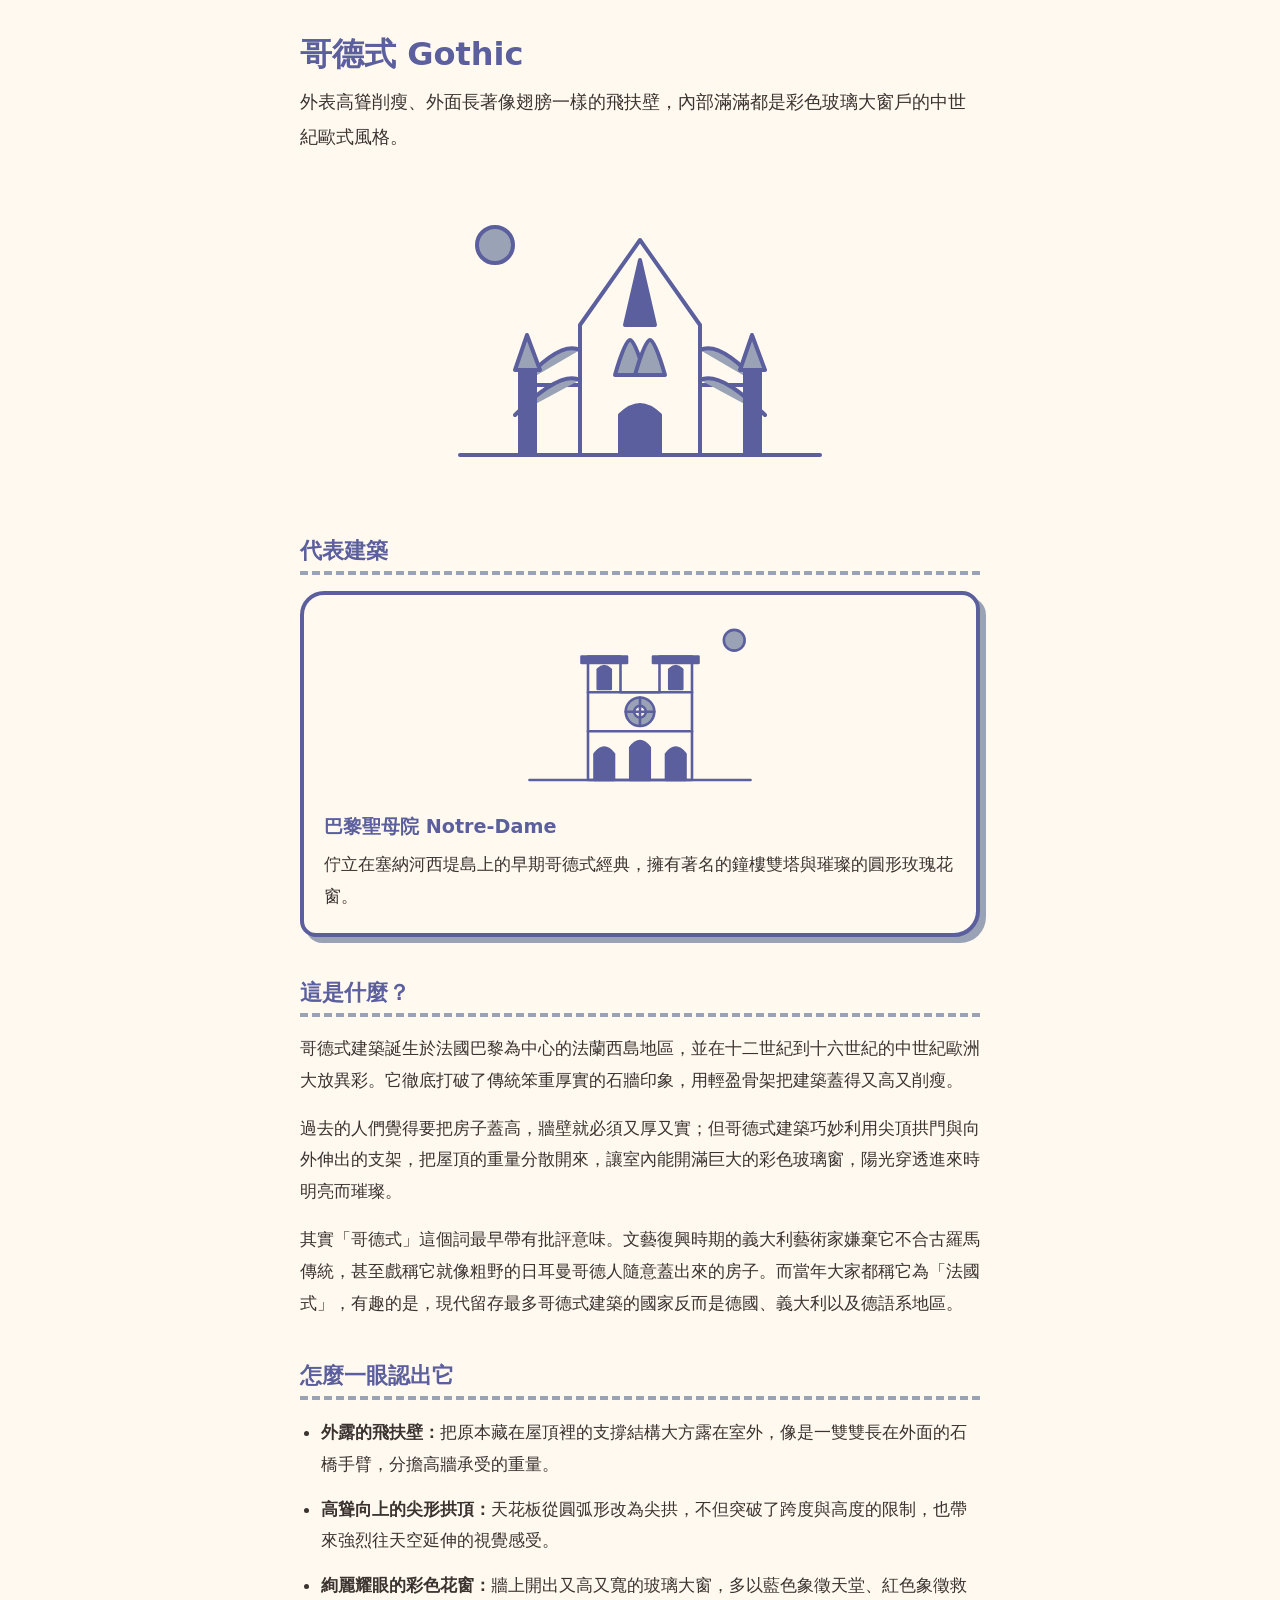
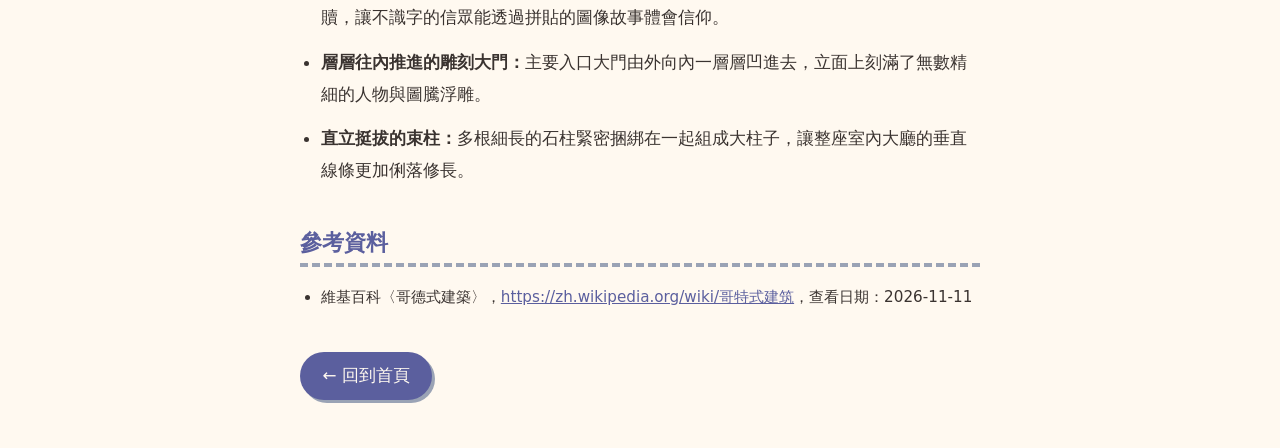
<file: pages/western/gothic.html>
<!DOCTYPE html>
<html lang="zh-Hant">
<head>
  <meta charset="UTF-8">
  <meta name="viewport" content="width=device-width, initial-scale=1">
  <title>哥德式 Gothic｜建築不可怕：入門小百科</title>
  <link rel="stylesheet" href="../../css/style.css">
</head>
<body class="theme-gothic">
  <main>

    <!-- 1. 標題＋一句話介紹 -->
    <section>
      <h1>哥德式 Gothic</h1>
      <p class="intro">外表高聳削瘦、外面長著像翅膀一樣的飛扶壁，內部滿滿都是彩色玻璃大窗戶的中世紀歐式風格。</p>
    </section>

    <!-- 2. 手繪插圖（SVG） -->
    <section>
      <figure>
        <svg class="hand-drawn" viewBox="0 0 400 300" role="img" aria-labelledby="gothic-art-title gothic-art-desc">
          <title id="gothic-art-title">哥德式建築手繪插圖</title>
          <desc id="gothic-art-desc">一座高聳尖銳的哥德式大教堂，外側有外露的飛扶壁支撐，牆上開著尖弧形的柳葉窗，天空中有一顆小太陽。</desc>
          <circle class="fill-accent" cx="55" cy="50" r="18"/>
          <!-- 教堂主體 -->
          <path class="fill-cream" d="M140 260 L140 130 L200 45 L260 130 L260 260 Z"/>
          <!-- 尖頂與鐘塔細部 -->
          <path class="fill-primary" d="M185 130 L200 65 L215 130 Z"/>
          <!-- 尖形柳葉窗 -->
          <path class="fill-accent" d="M175 180 Q185 145 190 145 Q195 145 205 180 Z"/>
          <path class="fill-accent" d="M195 180 Q205 145 210 145 Q215 145 225 180 Z"/>
          <!-- 大門 -->
          <path class="fill-primary" d="M180 260 L180 220 Q200 200 220 220 L220 260 Z"/>
          <!-- 左側外側側廊與飛扶壁 -->
          <path class="fill-cream" d="M90 260 L90 190 L140 190 L140 260 Z"/>
          <path class="fill-accent" d="M80 190 Q120 145 140 155"/>
          <path class="fill-accent" d="M75 220 Q120 175 140 185"/>
          <path class="fill-primary" d="M80 260 L80 175 L95 175 L95 260 Z"/>
          <path class="fill-accent" d="M75 175 L87 140 L100 175 Z"/>
          <!-- 右側外側側廊與飛扶壁 -->
          <path class="fill-cream" d="M260 260 L260 190 L310 190 L310 260 Z"/>
          <path class="fill-accent" d="M320 190 Q280 145 260 155"/>
          <path class="fill-accent" d="M325 220 Q280 175 260 185"/>
          <path class="fill-primary" d="M305 260 L305 175 L320 175 L320 260 Z"/>
          <path class="fill-accent" d="M300 175 L312 140 L325 175 Z"/>
          <!-- 地面基準線 -->
          <path d="M20 260 L380 260"/>
        </svg>
      </figure>
    </section>

    <!-- 3. 代表建築 -->
    <section>
      <h2>代表建築</h2>
      <div class="card-grid">
        <a class="card theme-gothic" href="notre-dame.html">
          <svg class="hand-drawn" viewBox="0 0 400 300" role="img" aria-labelledby="gothic-card-notredame-title gothic-card-notredame-desc">
            <title id="gothic-card-notredame-title">巴黎聖母院手繪插圖</title>
            <desc id="gothic-card-notredame-desc">正面立面有左右對稱的鐘樓雙塔、中央圓形玫瑰花窗以及下方三座向內凹進的大門。</desc>
            <circle class="fill-accent" cx="345" cy="45" r="16"/>
            <!-- 鐘樓雙塔與立面輪廓 -->
            <path class="fill-cream" d="M120 260 L120 70 L170 70 L170 125 L230 125 L230 70 L280 70 L280 260 Z"/>
            <!-- 塔頂與橫向裝飾線條 -->
            <path class="fill-primary" d="M110 70 L180 70 L180 80 L110 80 Z"/>
            <path class="fill-primary" d="M220 70 L290 70 L290 80 L220 80 Z"/>
            <path d="M120 125 L280 125"/>
            <path d="M120 185 L280 185"/>
            <!-- 鐘樓長窗 -->
            <path class="fill-primary" d="M135 120 L135 90 Q145 80 155 90 L155 120 Z"/>
            <path class="fill-primary" d="M245 120 L245 90 Q255 80 265 90 L265 120 Z"/>
            <!-- 中央大型玫瑰窗 -->
            <circle class="fill-accent" cx="200" cy="155" r="22"/>
            <circle class="fill-cream" cx="200" cy="155" r="9"/>
            <path d="M200 133 L200 177"/>
            <path d="M178 155 L222 155"/>
            <!-- 下方三座層層推進大門 -->
            <path class="fill-primary" d="M130 260 L130 220 Q145 200 160 220 L160 260 Z"/>
            <path class="fill-primary" d="M185 260 L185 210 Q200 190 215 210 L215 260 Z"/>
            <path class="fill-primary" d="M240 260 L240 220 Q255 200 270 220 L270 260 Z"/>
            <path d="M30 260 L370 260"/>
          </svg>
          <h3>巴黎聖母院 Notre-Dame</h3>
          <p>佇立在塞納河西堤島上的早期哥德式經典，擁有著名的鐘樓雙塔與璀璨的圓形玫瑰花窗。</p>
        </a>
      </div>
    </section>

    <!-- 4. 這是什麼？ -->
    <section>
      <h2>這是什麼？</h2>
      <p>哥德式建築誕生於法國巴黎為中心的法蘭西島地區，並在十二世紀到十六世紀的中世紀歐洲大放異彩。它徹底打破了傳統笨重厚實的石牆印象，用輕盈骨架把建築蓋得又高又削瘦。</p>
      <p>過去的人們覺得要把房子蓋高，牆壁就必須又厚又實；但哥德式建築巧妙利用尖頂拱門與向外伸出的支架，把屋頂的重量分散開來，讓室內能開滿巨大的彩色玻璃窗，陽光穿透進來時明亮而璀璨。</p>
      <p>其實「哥德式」這個詞最早帶有批評意味。文藝復興時期的義大利藝術家嫌棄它不合古羅馬傳統，甚至戲稱它就像粗野的日耳曼哥德人隨意蓋出來的房子。而當年大家都稱它為「法國式」，有趣的是，現代留存最多哥德式建築的國家反而是德國、義大利以及德語系地區。</p>
    </section>

    <!-- 5. 怎麼一眼認出它 -->
    <section>
      <h2>怎麼一眼認出它</h2>
      <ul>
        <li><strong>外露的飛扶壁：</strong>把原本藏在屋頂裡的支撐結構大方露在室外，像是一雙雙長在外面的石橋手臂，分擔高牆承受的重量。</li>
        <li><strong>高聳向上的尖形拱頂：</strong>天花板從圓弧形改為尖拱，不但突破了跨度與高度的限制，也帶來強烈往天空延伸的視覺感受。</li>
        <li><strong>絢麗耀眼的彩色花窗：</strong>牆上開出又高又寬的玻璃大窗，多以藍色象徵天堂、紅色象徵救贖，讓不識字的信眾能透過拼貼的圖像故事體會信仰。</li>
        <li><strong>層層往內推進的雕刻大門：</strong>主要入口大門由外向內一層層凹進去，立面上刻滿了無數精細的人物與圖騰浮雕。</li>
        <li><strong>直立挺拔的束柱：</strong>多根細長的石柱緊密捆綁在一起組成大柱子，讓整座室內大廳的垂直線條更加俐落修長。</li>
      </ul>
    </section>

    <!-- 6. 參考資料 -->
    <section class="references">
      <h2>參考資料</h2>
      <ul>
        <li>維基百科〈哥德式建築〉，<a href="https://zh.wikipedia.org/wiki/%E5%93%A5%E7%89%B9%E5%BC%8F%E5%BB%BA%E7%AD%91">https://zh.wikipedia.org/wiki/哥特式建筑</a>，查看日期：2026-11-11</li>
      </ul>
    </section>

    <!-- 7. 回到首頁的連結 -->
    <section>
      <a class="button" href="../../index.html">← 回到首頁</a>
    </section>

  </main>
</body>
</html>
</file>
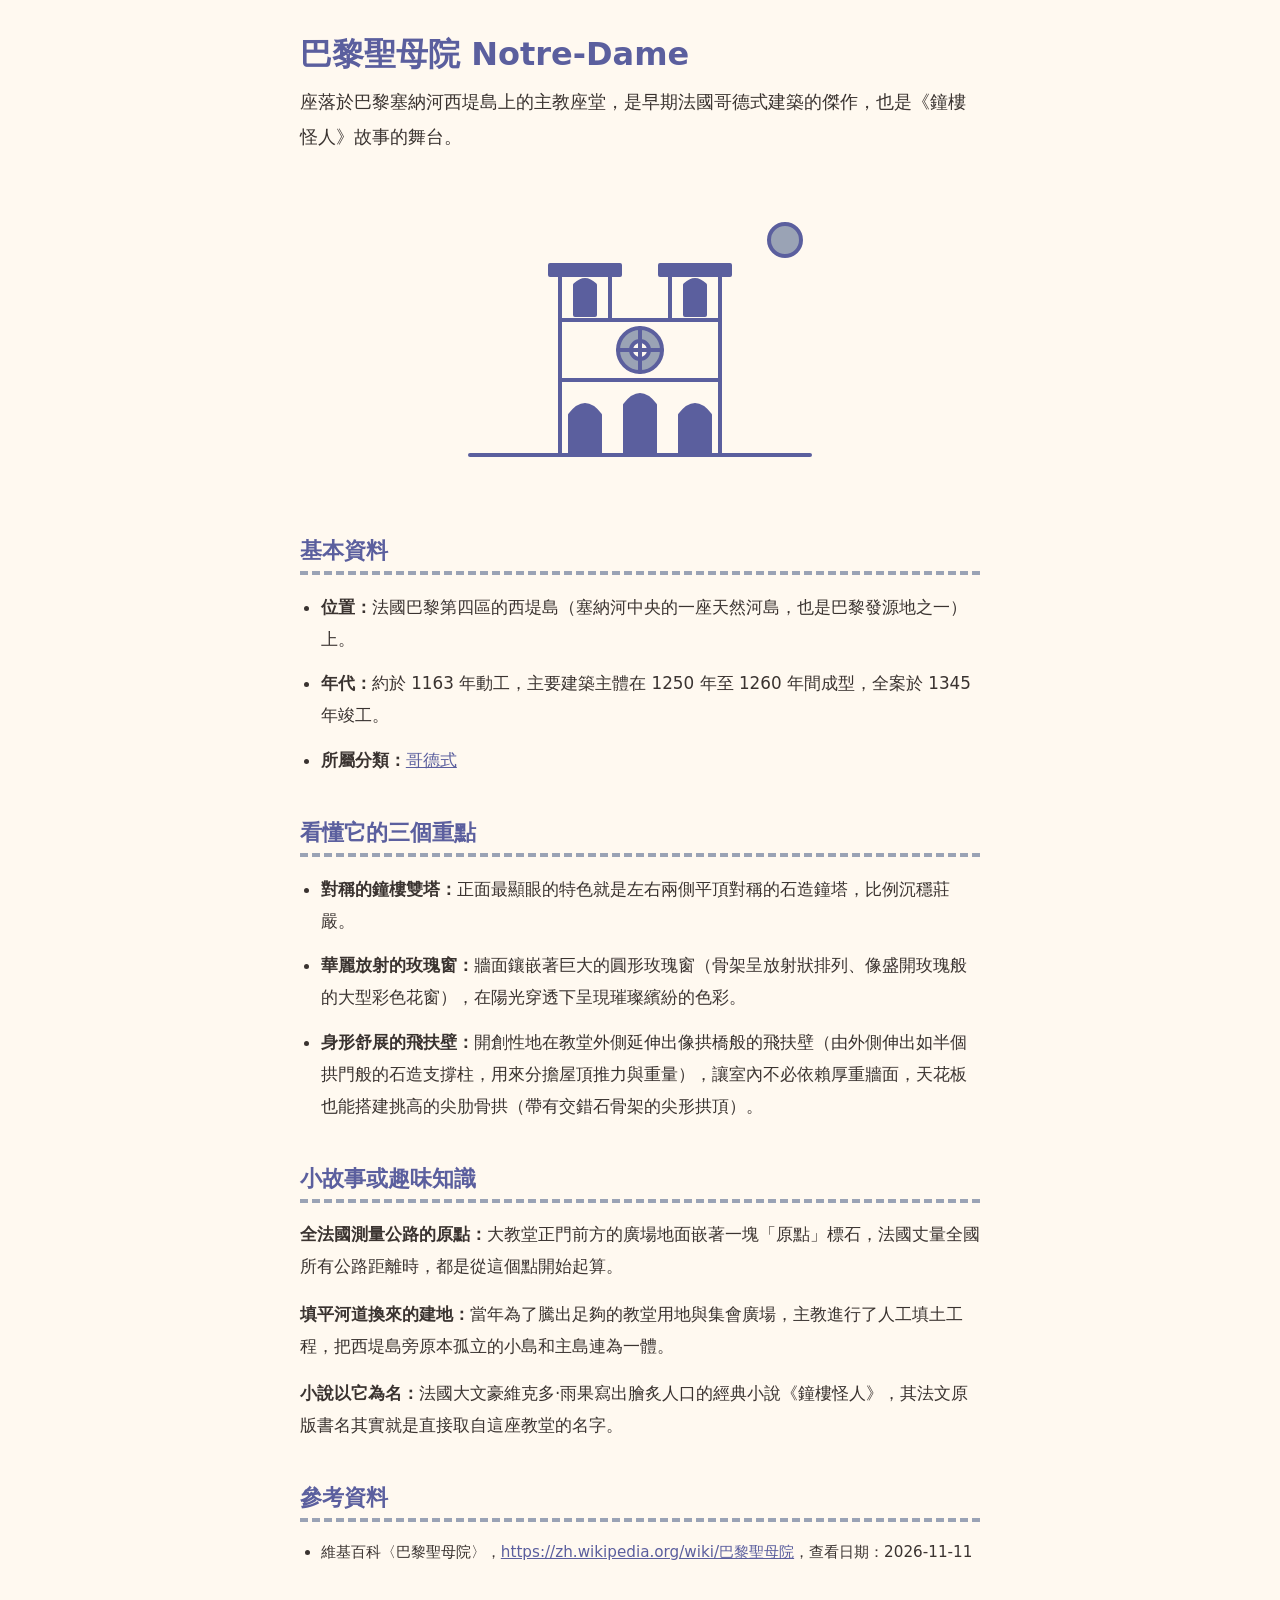
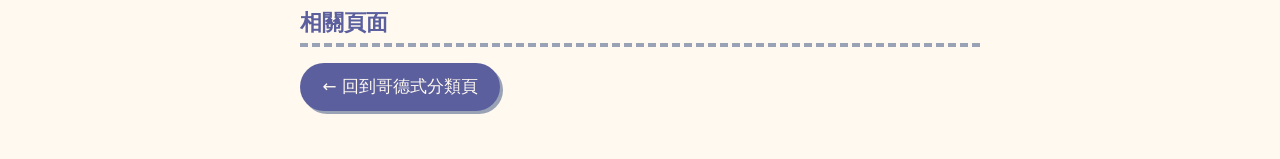
<file: pages/western/notre-dame.html>
<!DOCTYPE html>
<html lang="zh-Hant">
<head>
  <meta charset="UTF-8">
  <meta name="viewport" content="width=device-width, initial-scale=1">
  <title>巴黎聖母院 Notre-Dame｜建築不可怕：入門小百科</title>
  <link rel="stylesheet" href="../../css/style.css">
</head>
<body class="theme-gothic">
  <main>

    <!-- 1. 標題＋一句話介紹 -->
    <section>
      <h1>巴黎聖母院 Notre-Dame</h1>
      <p class="intro">座落於巴黎塞納河西堤島上的主教座堂，是早期法國哥德式建築的傑作，也是《鐘樓怪人》故事的舞台。</p>
    </section>

    <!-- 2. 手繪插圖（SVG） -->
    <section>
      <figure>
        <svg class="hand-drawn" viewBox="0 0 400 300" role="img" aria-labelledby="notre-dame-art-title notre-dame-art-desc">
          <title id="notre-dame-art-title">巴黎聖母院手繪插圖</title>
          <desc id="notre-dame-art-desc">正面立面有左右對稱的鐘樓雙塔、中央圓形玫瑰花窗以及下方三座向內凹進的大門。</desc>
          <circle class="fill-accent" cx="345" cy="45" r="16"/>
          <!-- 鐘樓雙塔與立面輪廓 -->
          <path class="fill-cream" d="M120 260 L120 70 L170 70 L170 125 L230 125 L230 70 L280 70 L280 260 Z"/>
          <!-- 塔頂與橫向裝飾線條 -->
          <path class="fill-primary" d="M110 70 L180 70 L180 80 L110 80 Z"/>
          <path class="fill-primary" d="M220 70 L290 70 L290 80 L220 80 Z"/>
          <path d="M120 125 L280 125"/>
          <path d="M120 185 L280 185"/>
          <!-- 鐘樓長窗 -->
          <path class="fill-primary" d="M135 120 L135 90 Q145 80 155 90 L155 120 Z"/>
          <path class="fill-primary" d="M245 120 L245 90 Q255 80 265 90 L265 120 Z"/>
          <!-- 中央大型玫瑰窗 -->
          <circle class="fill-accent" cx="200" cy="155" r="22"/>
          <circle class="fill-cream" cx="200" cy="155" r="9"/>
          <path d="M200 133 L200 177"/>
          <path d="M178 155 L222 155"/>
          <!-- 下方三座層層推進大門 -->
          <path class="fill-primary" d="M130 260 L130 220 Q145 200 160 220 L160 260 Z"/>
          <path class="fill-primary" d="M185 260 L185 210 Q200 190 215 210 L215 260 Z"/>
          <path class="fill-primary" d="M240 260 L240 220 Q255 200 270 220 L270 260 Z"/>
          <path d="M30 260 L370 260"/>
        </svg>
      </figure>
    </section>

    <!-- 3. 基本資料 -->
    <section>
      <h2>基本資料</h2>
      <ul>
        <li><strong>位置：</strong>法國巴黎第四區的西堤島（塞納河中央的一座天然河島，也是巴黎發源地之一）上。</li>
        <li><strong>年代：</strong>約於 1163 年動工，主要建築主體在 1250 年至 1260 年間成型，全案於 1345 年竣工。</li>
        <li><strong>所屬分類：</strong><a href="gothic.html">哥德式</a></li>
      </ul>
    </section>

    <!-- 4. 看懂它的三個重點 -->
    <section>
      <h2>看懂它的三個重點</h2>
      <ul>
        <li><strong>對稱的鐘樓雙塔：</strong>正面最顯眼的特色就是左右兩側平頂對稱的石造鐘塔，比例沉穩莊嚴。</li>
        <li><strong>華麗放射的玫瑰窗：</strong>牆面鑲嵌著巨大的圓形玫瑰窗（骨架呈放射狀排列、像盛開玫瑰般的大型彩色花窗），在陽光穿透下呈現璀璨繽紛的色彩。</li>
        <li><strong>身形舒展的飛扶壁：</strong>開創性地在教堂外側延伸出像拱橋般的飛扶壁（由外側伸出如半個拱門般的石造支撐柱，用來分擔屋頂推力與重量），讓室內不必依賴厚重牆面，天花板也能搭建挑高的尖肋骨拱（帶有交錯石骨架的尖形拱頂）。</li>
      </ul>
    </section>

    <!-- 5. 小故事或趣味知識 -->
    <section>
      <h2>小故事或趣味知識</h2>
      <p><strong>全法國測量公路的原點：</strong>大教堂正門前方的廣場地面嵌著一塊「原點」標石，法國丈量全國所有公路距離時，都是從這個點開始起算。</p>
      <p><strong>填平河道換來的建地：</strong>當年為了騰出足夠的教堂用地與集會廣場，主教進行了人工填土工程，把西堤島旁原本孤立的小島和主島連為一體。</p>
      <p><strong>小說以它為名：</strong>法國大文豪維克多·雨果寫出膾炙人口的經典小說《鐘樓怪人》，其法文原版書名其實就是直接取自這座教堂的名字。</p>
    </section>

    <!-- 6. 真實長什麼樣：本輪沒有提供照片，依規則省略 -->

    <!-- 7. 參考資料 -->
    <section class="references">
      <h2>參考資料</h2>
      <ul>
        <li>維基百科〈巴黎聖母院〉，<a href="https://zh.wikipedia.org/wiki/%E5%B7%B4%E9%BB%8E%E8%81%96%E6%AF%8D%E9%99%A2">https://zh.wikipedia.org/wiki/巴黎聖母院</a>，查看日期：2026-11-11</li>
      </ul>
    </section>

    <!-- 8. 相關頁面 -->
    <section>
      <h2>相關頁面</h2>
      <a class="button" href="gothic.html">← 回到哥德式分類頁</a>
    </section>

  </main>
</body>
</html>
</file>
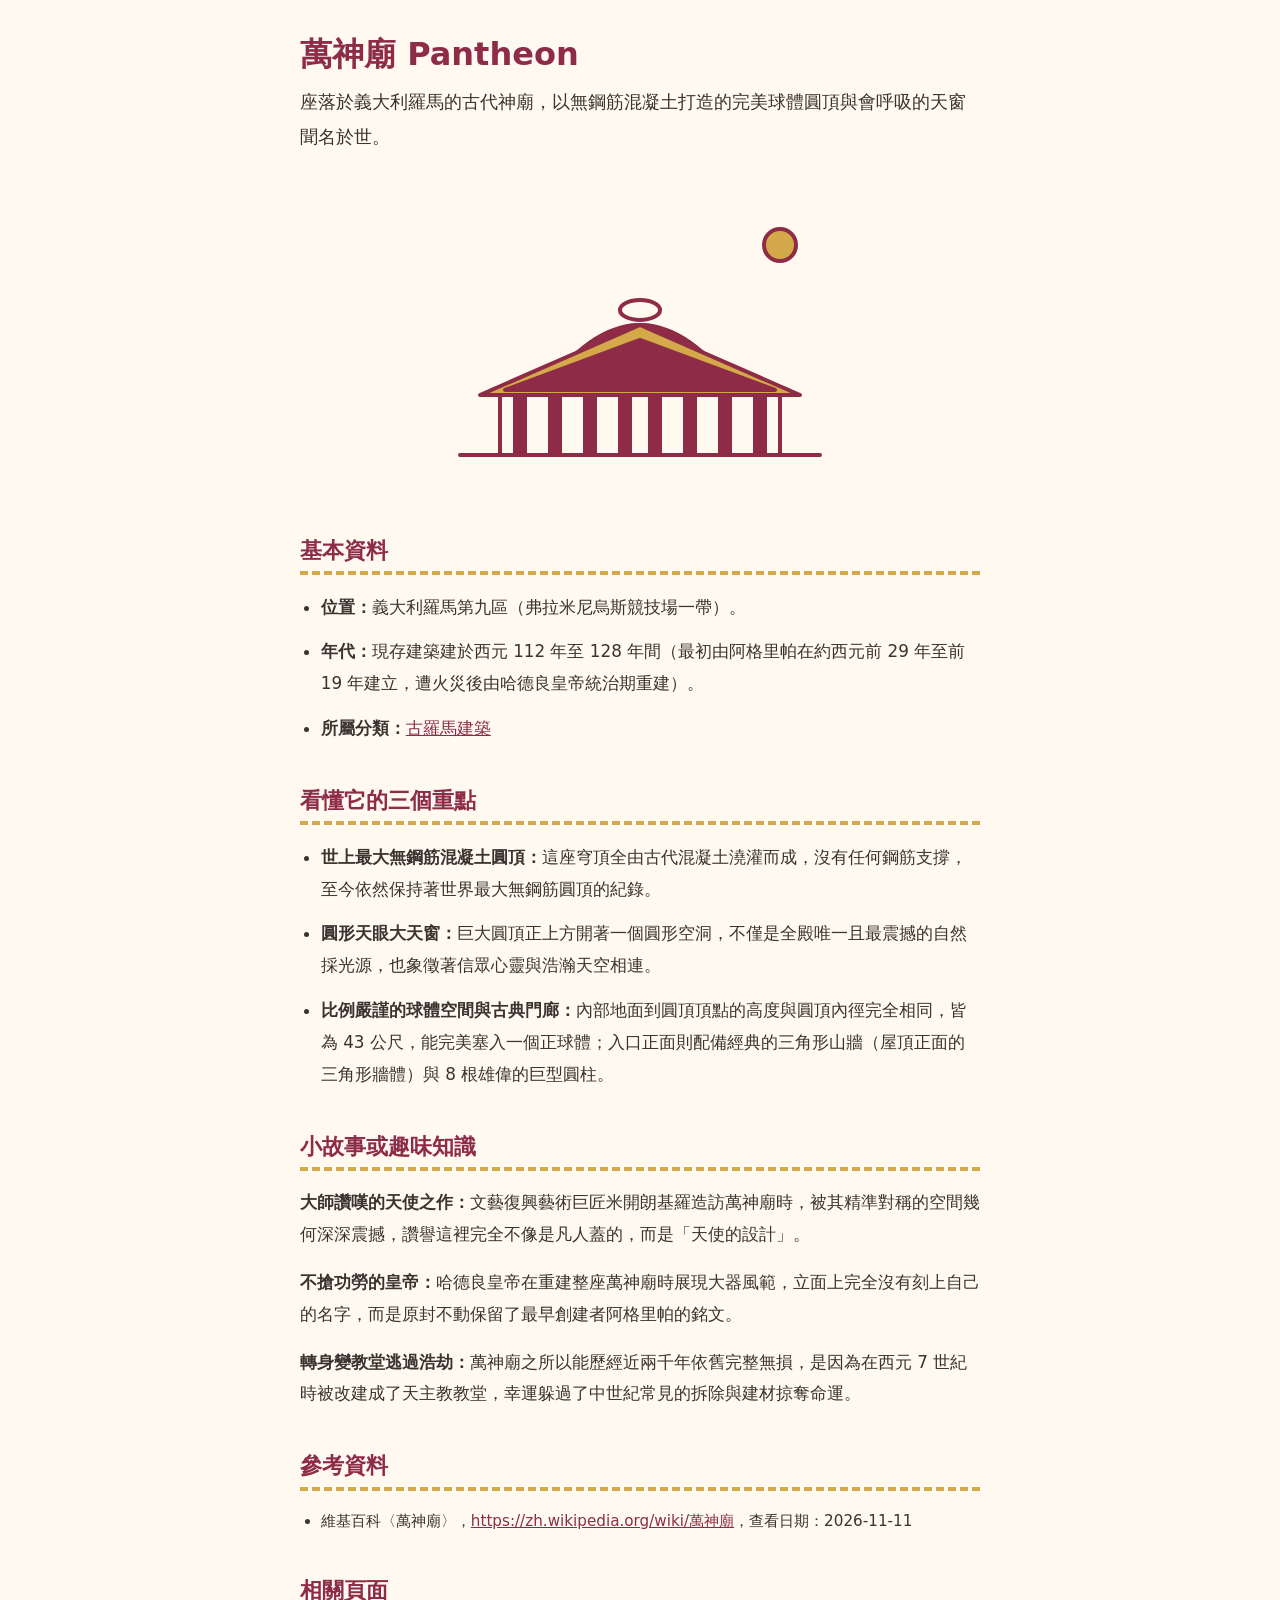
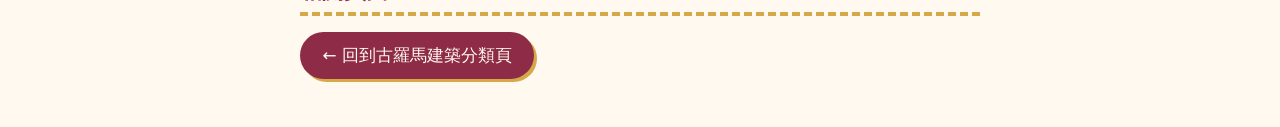
<file: pages/western/pantheon.html>
<!DOCTYPE html>
<html lang="zh-Hant">
<head>
  <meta charset="UTF-8">
  <meta name="viewport" content="width=device-width, initial-scale=1">
  <title>萬神廟 Pantheon｜建築不可怕：入門小百科</title>
  <link rel="stylesheet" href="../../css/style.css">
</head>
<body class="theme-baroque">
  <main>

    <!-- 1. 標題＋一句話介紹 -->
    <section>
      <h1>萬神廟 Pantheon</h1>
      <p class="intro">座落於義大利羅馬的古代神廟，以無鋼筋混凝土打造的完美球體圓頂與會呼吸的天窗聞名於世。</p>
    </section>

    <!-- 2. 手繪插圖（SVG） -->
    <section>
      <figure>
        <svg class="hand-drawn" viewBox="0 0 400 300" role="img" aria-labelledby="pantheon-art-title pantheon-art-desc">
          <title id="pantheon-art-title">萬神廟手繪插圖</title>
          <desc id="pantheon-art-desc">前方有八根列柱與三角形山牆門廊，後方為宏偉的半球形大圓頂，頂端開著圓形天窗。</desc>
          <circle class="fill-accent" cx="340" cy="50" r="16"/>
          <!-- 後方圓頂 -->
          <path class="fill-cream" d="M100 200 Q200 60 300 200 Z"/>
          <path class="fill-primary" d="M125 180 Q200 80 275 180 Z"/>
          <!-- 圓頂頂端天窗 -->
          <ellipse class="fill-cream" cx="200" cy="115" rx="20" ry="10"/>
          <!-- 前方神廟門廊主體 -->
          <path class="fill-cream" d="M60 260 L60 200 L340 200 L340 260 Z"/>
          <!-- 三角形山牆 -->
          <path class="fill-accent" d="M40 200 L200 130 L360 200 Z"/>
          <path class="fill-primary" d="M65 195 L200 145 L335 195 Z"/>
          <!-- 列柱 -->
          <path class="fill-primary" d="M75 260 L75 200 L85 200 L85 260 Z"/>
          <path class="fill-primary" d="M110 260 L110 200 L120 200 L120 260 Z"/>
          <path class="fill-primary" d="M145 260 L145 200 L155 200 L155 260 Z"/>
          <path class="fill-primary" d="M180 260 L180 200 L190 200 L190 260 Z"/>
          <path class="fill-primary" d="M210 260 L210 200 L220 200 L220 260 Z"/>
          <path class="fill-primary" d="M245 260 L245 200 L255 200 L255 260 Z"/>
          <path class="fill-primary" d="M280 260 L280 200 L290 200 L290 260 Z"/>
          <path class="fill-primary" d="M315 260 L315 200 L325 200 L325 260 Z"/>
          <!-- 地面基準線 -->
          <path d="M20 260 L380 260"/>
        </svg>
      </figure>
    </section>

    <!-- 3. 基本資料 -->
    <section>
      <h2>基本資料</h2>
      <ul>
        <li><strong>位置：</strong>義大利羅馬第九區（弗拉米尼烏斯競技場一帶）。</li>
        <li><strong>年代：</strong>現存建築建於西元 112 年至 128 年間（最初由阿格里帕在約西元前 29 年至前 19 年建立，遭火災後由哈德良皇帝統治期重建）。</li>
        <li><strong>所屬分類：</strong><a href="roman.html">古羅馬建築</a></li>
      </ul>
    </section>

    <!-- 4. 看懂它的三個重點 -->
    <section>
      <h2>看懂它的三個重點</h2>
      <ul>
        <li><strong>世上最大無鋼筋混凝土圓頂：</strong>這座穹頂全由古代混凝土澆灌而成，沒有任何鋼筋支撐，至今依然保持著世界最大無鋼筋圓頂的紀錄。</li>
        <li><strong>圓形天眼大天窗：</strong>巨大圓頂正上方開著一個圓形空洞，不僅是全殿唯一且最震撼的自然採光源，也象徵著信眾心靈與浩瀚天空相連。</li>
        <li><strong>比例嚴謹的球體空間與古典門廊：</strong>內部地面到圓頂頂點的高度與圓頂內徑完全相同，皆為 43 公尺，能完美塞入一個正球體；入口正面則配備經典的三角形山牆（屋頂正面的三角形牆體）與 8 根雄偉的巨型圓柱。</li>
      </ul>
    </section>

    <!-- 5. 小故事或趣味知識 -->
    <section>
      <h2>小故事或趣味知識</h2>
      <p><strong>大師讚嘆的天使之作：</strong>文藝復興藝術巨匠米開朗基羅造訪萬神廟時，被其精準對稱的空間幾何深深震撼，讚譽這裡完全不像是凡人蓋的，而是「天使的設計」。</p>
      <p><strong>不搶功勞的皇帝：</strong>哈德良皇帝在重建整座萬神廟時展現大器風範，立面上完全沒有刻上自己的名字，而是原封不動保留了最早創建者阿格里帕的銘文。</p>
      <p><strong>轉身變教堂逃過浩劫：</strong>萬神廟之所以能歷經近兩千年依舊完整無損，是因為在西元 7 世紀時被改建成了天主教教堂，幸運躲過了中世紀常見的拆除與建材掠奪命運。</p>
    </section>

    <!-- 6. 真實長什麼樣：本輪沒有提供照片，依規則省略 -->

    <!-- 7. 參考資料 -->
    <section class="references">
      <h2>參考資料</h2>
      <ul>
        <li>維基百科〈萬神廟〉，<a href="https://zh.wikipedia.org/wiki/%E4%B8%87%E7%A5%9E%E5%BA%99">https://zh.wikipedia.org/wiki/萬神廟</a>，查看日期：2026-11-11</li>
      </ul>
    </section>

    <!-- 8. 相關頁面 -->
    <section>
      <h2>相關頁面</h2>
      <a class="button" href="roman.html">← 回到古羅馬建築分類頁</a>
    </section>

  </main>
</body>
</html>
</file>
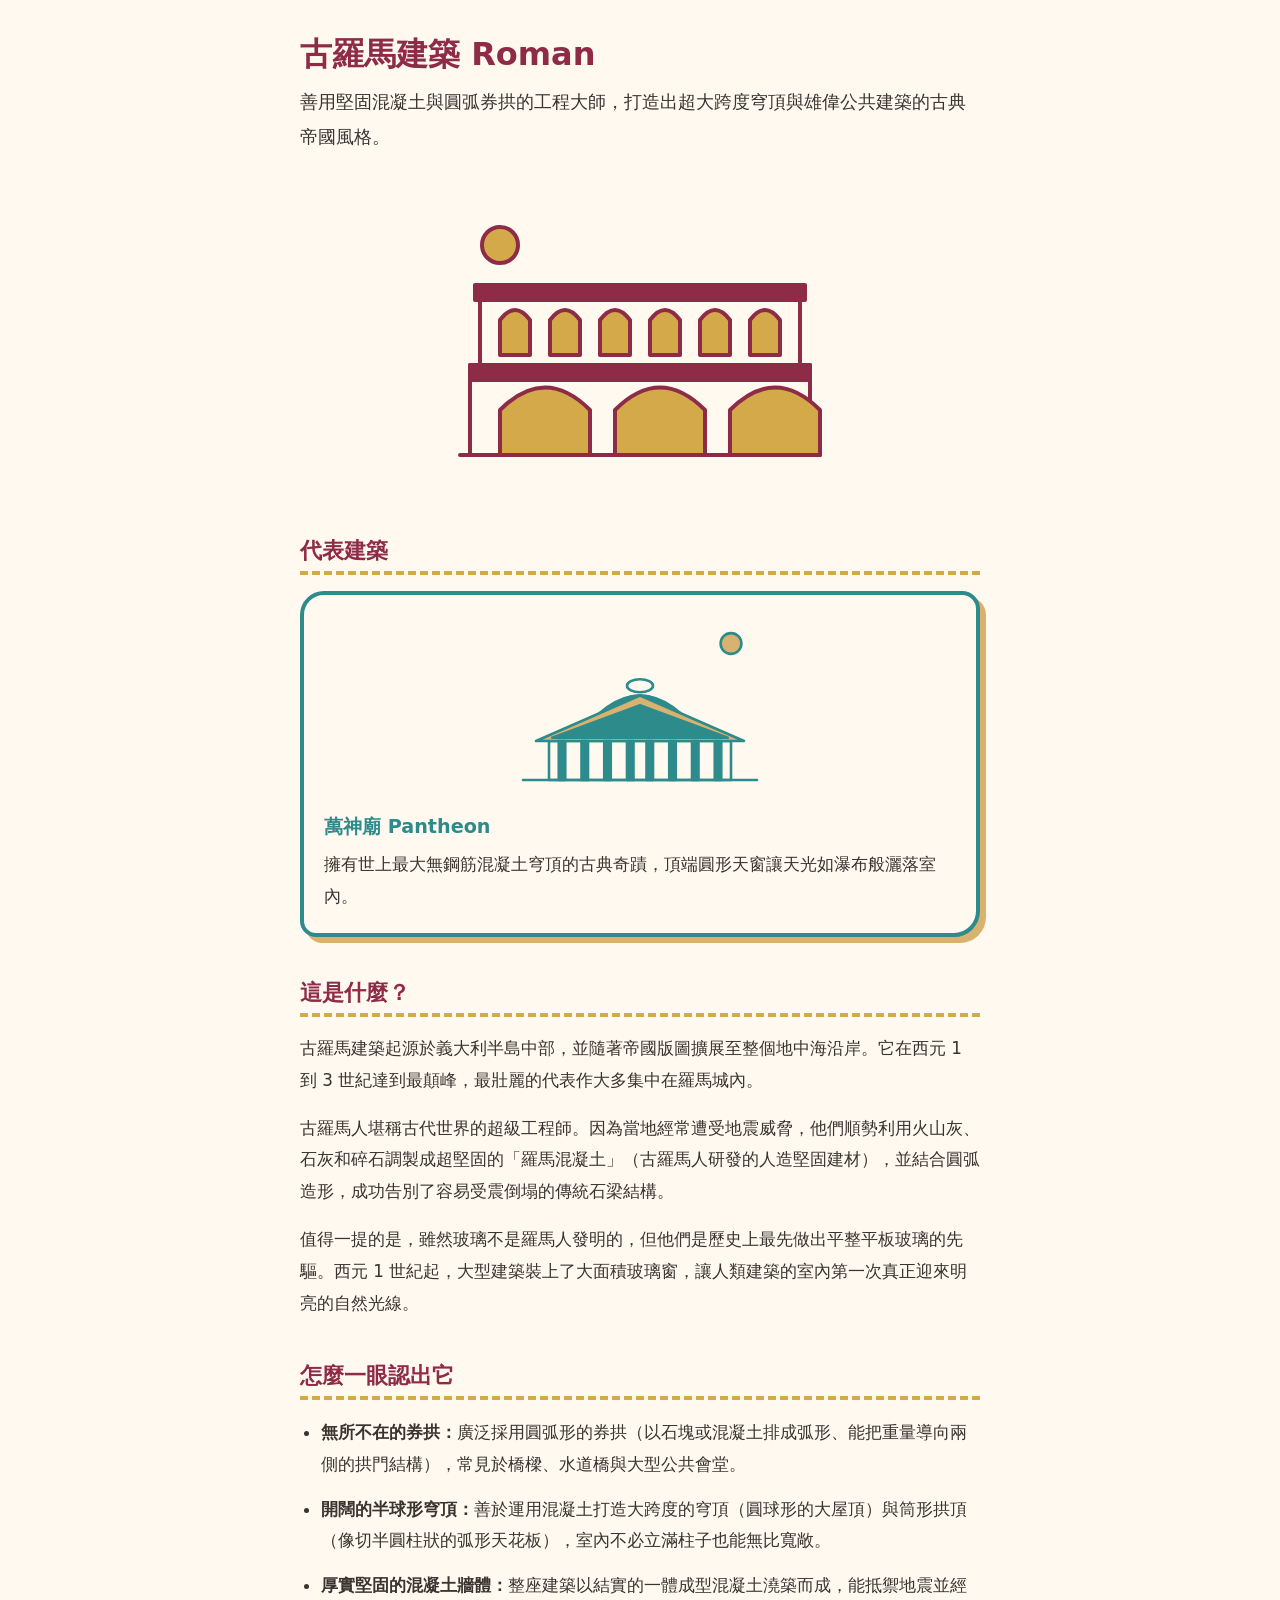
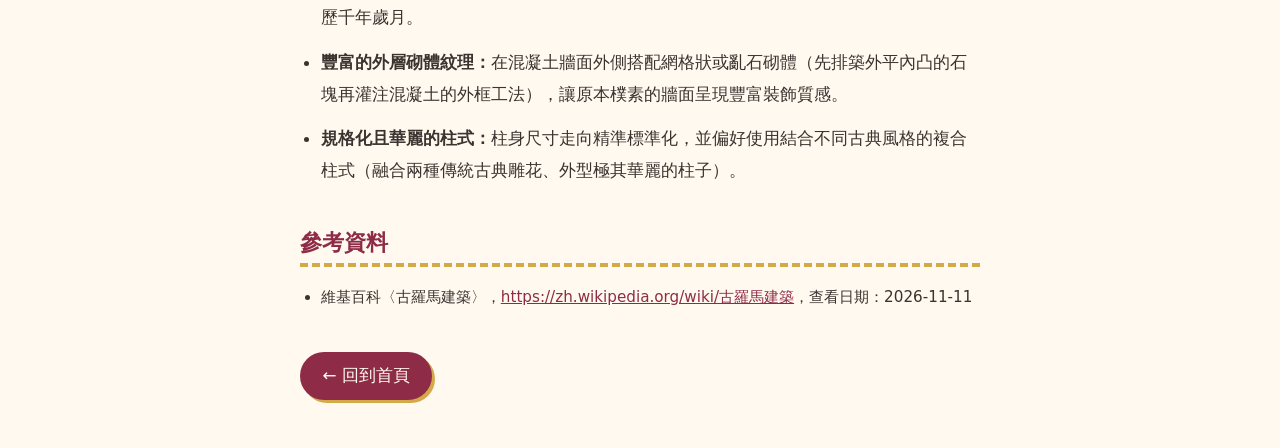
<file: pages/western/roman.html>
<!DOCTYPE html>
<html lang="zh-Hant">
<head>
  <meta charset="UTF-8">
  <meta name="viewport" content="width=device-width, initial-scale=1">
  <title>古羅馬建築 Roman｜建築不可怕：入門小百科</title>
  <link rel="stylesheet" href="../../css/style.css">
</head>
<body class="theme-baroque">
  <main>

    <!-- 1. 標題＋一句話介紹 -->
    <section>
      <h1>古羅馬建築 Roman</h1>
      <p class="intro">善用堅固混凝土與圓弧券拱的工程大師，打造出超大跨度穹頂與雄偉公共建築的古典帝國風格。</p>
    </section>

    <!-- 2. 手繪插圖（SVG） -->
    <section>
      <figure>
        <svg class="hand-drawn" viewBox="0 0 400 300" role="img" aria-labelledby="roman-art-title roman-art-desc">
          <title id="roman-art-title">古羅馬建築手繪插圖</title>
          <desc id="roman-art-desc">一座連續圓弧拱門的水道橋與雄偉城門，天空有一顆小太陽，呈現古羅馬招牌的券拱工藝。</desc>
          <circle class="fill-accent" cx="60" cy="50" r="18"/>
          <!-- 下層大拱結構 -->
          <path class="fill-cream" d="M30 260 L30 170 L370 170 L370 260 Z"/>
          <path class="fill-primary" d="M30 170 L370 170 L370 185 L30 185 Z"/>
          <!-- 下層三個圓弧券拱洞 -->
          <path class="fill-accent" d="M60 260 L60 215 Q105 170 150 215 L150 260 Z"/>
          <path class="fill-accent" d="M175 260 L175 215 Q220 170 265 215 L265 260 Z"/>
          <path class="fill-accent" d="M290 260 L290 215 Q335 170 380 215 L380 260 Z"/>
          <!-- 上層小型連續引水道拱門 -->
          <path class="fill-cream" d="M40 170 L40 100 L360 100 L360 170 Z"/>
          <path class="fill-primary" d="M35 90 L365 90 L365 105 L35 105 Z"/>
          <!-- 連續小拱洞 -->
          <path class="fill-accent" d="M60 160 L60 125 Q75 105 90 125 L90 160 Z"/>
          <path class="fill-accent" d="M110 160 L110 125 Q125 105 140 125 L140 160 Z"/>
          <path class="fill-accent" d="M160 160 L160 125 Q175 105 190 125 L190 160 Z"/>
          <path class="fill-accent" d="M210 160 L210 125 Q225 105 240 125 L240 160 Z"/>
          <path class="fill-accent" d="M260 160 L260 125 Q275 105 290 125 L290 160 Z"/>
          <path class="fill-accent" d="M310 160 L310 125 Q325 105 340 125 L340 160 Z"/>
          <!-- 地面基準線 -->
          <path d="M20 260 L380 260"/>
        </svg>
      </figure>
    </section>

    <!-- 3. 代表建築 -->
    <section>
      <h2>代表建築</h2>
      <div class="card-grid">
        <a class="card theme-roman" href="pantheon.html">
          <svg class="hand-drawn" viewBox="0 0 400 300" role="img" aria-labelledby="roman-card-pantheon-title roman-card-pantheon-desc">
            <title id="roman-card-pantheon-title">萬神廟手繪插圖</title>
            <desc id="roman-card-pantheon-desc">前方有八根列柱與三角形山牆門廊，後方為宏偉的半球形大圓頂，頂端開著圓形天窗。</desc>
            <circle class="fill-accent" cx="340" cy="50" r="16"/>
            <!-- 後方圓頂 -->
            <path class="fill-cream" d="M100 200 Q200 60 300 200 Z"/>
            <path class="fill-primary" d="M125 180 Q200 80 275 180 Z"/>
            <!-- 圓頂頂端天窗 -->
            <ellipse class="fill-cream" cx="200" cy="115" rx="20" ry="10"/>
            <!-- 前方神廟門廊主體 -->
            <path class="fill-cream" d="M60 260 L60 200 L340 200 L340 260 Z"/>
            <!-- 三角形山牆 -->
            <path class="fill-accent" d="M40 200 L200 130 L360 200 Z"/>
            <path class="fill-primary" d="M65 195 L200 145 L335 195 Z"/>
            <!-- 列柱 -->
            <path class="fill-primary" d="M75 260 L75 200 L85 200 L85 260 Z"/>
            <path class="fill-primary" d="M110 260 L110 200 L120 200 L120 260 Z"/>
            <path class="fill-primary" d="M145 260 L145 200 L155 200 L155 260 Z"/>
            <path class="fill-primary" d="M180 260 L180 200 L190 200 L190 260 Z"/>
            <path class="fill-primary" d="M210 260 L210 200 L220 200 L220 260 Z"/>
            <path class="fill-primary" d="M245 260 L245 200 L255 200 L255 260 Z"/>
            <path class="fill-primary" d="M280 260 L280 200 L290 200 L290 260 Z"/>
            <path class="fill-primary" d="M315 260 L315 200 L325 200 L325 260 Z"/>
            <!-- 地面基準線 -->
            <path d="M20 260 L380 260"/>
          </svg>
          <h3>萬神廟 Pantheon</h3>
          <p>擁有世上最大無鋼筋混凝土穹頂的古典奇蹟，頂端圓形天窗讓天光如瀑布般灑落室內。</p>
        </a>
      </div>
    </section>

    <!-- 4. 這是什麼？ -->
    <section>
      <h2>這是什麼？</h2>
      <p>古羅馬建築起源於義大利半島中部，並隨著帝國版圖擴展至整個地中海沿岸。它在西元 1 到 3 世紀達到最顛峰，最壯麗的代表作大多集中在羅馬城內。</p>
      <p>古羅馬人堪稱古代世界的超級工程師。因為當地經常遭受地震威脅，他們順勢利用火山灰、石灰和碎石調製成超堅固的「羅馬混凝土」（古羅馬人研發的人造堅固建材），並結合圓弧造形，成功告別了容易受震倒塌的傳統石梁結構。</p>
      <p>值得一提的是，雖然玻璃不是羅馬人發明的，但他們是歷史上最先做出平整平板玻璃的先驅。西元 1 世紀起，大型建築裝上了大面積玻璃窗，讓人類建築的室內第一次真正迎來明亮的自然光線。</p>
    </section>

    <!-- 5. 怎麼一眼認出它 -->
    <section>
      <h2>怎麼一眼認出它</h2>
      <ul>
        <li><strong>無所不在的券拱：</strong>廣泛採用圓弧形的券拱（以石塊或混凝土排成弧形、能把重量導向兩側的拱門結構），常見於橋樑、水道橋與大型公共會堂。</li>
        <li><strong>開闊的半球形穹頂：</strong>善於運用混凝土打造大跨度的穹頂（圓球形的大屋頂）與筒形拱頂（像切半圓柱狀的弧形天花板），室內不必立滿柱子也能無比寬敞。</li>
        <li><strong>厚實堅固的混凝土牆體：</strong>整座建築以結實的一體成型混凝土澆築而成，能抵禦地震並經歷千年歲月。</li>
        <li><strong>豐富的外層砌體紋理：</strong>在混凝土牆面外側搭配網格狀或亂石砌體（先排築外平內凸的石塊再灌注混凝土的外框工法），讓原本樸素的牆面呈現豐富裝飾質感。</li>
        <li><strong>規格化且華麗的柱式：</strong>柱身尺寸走向精準標準化，並偏好使用結合不同古典風格的複合柱式（融合兩種傳統古典雕花、外型極其華麗的柱子）。</li>
      </ul>
    </section>

    <!-- 6. 參考資料 -->
    <section class="references">
      <h2>參考資料</h2>
      <ul>
        <li>維基百科〈古羅馬建築〉，<a href="https://zh.wikipedia.org/wiki/%E5%8F%A4%E7%BE%85%E9%A6%AC%E5%BB%BA%E7%AF%89">https://zh.wikipedia.org/wiki/古羅馬建築</a>，查看日期：2026-11-11</li>
      </ul>
    </section>

    <!-- 7. 回到首頁的連結 -->
    <section>
      <a class="button" href="../../index.html">← 回到首頁</a>
    </section>

  </main>
</body>
</html>
</file>
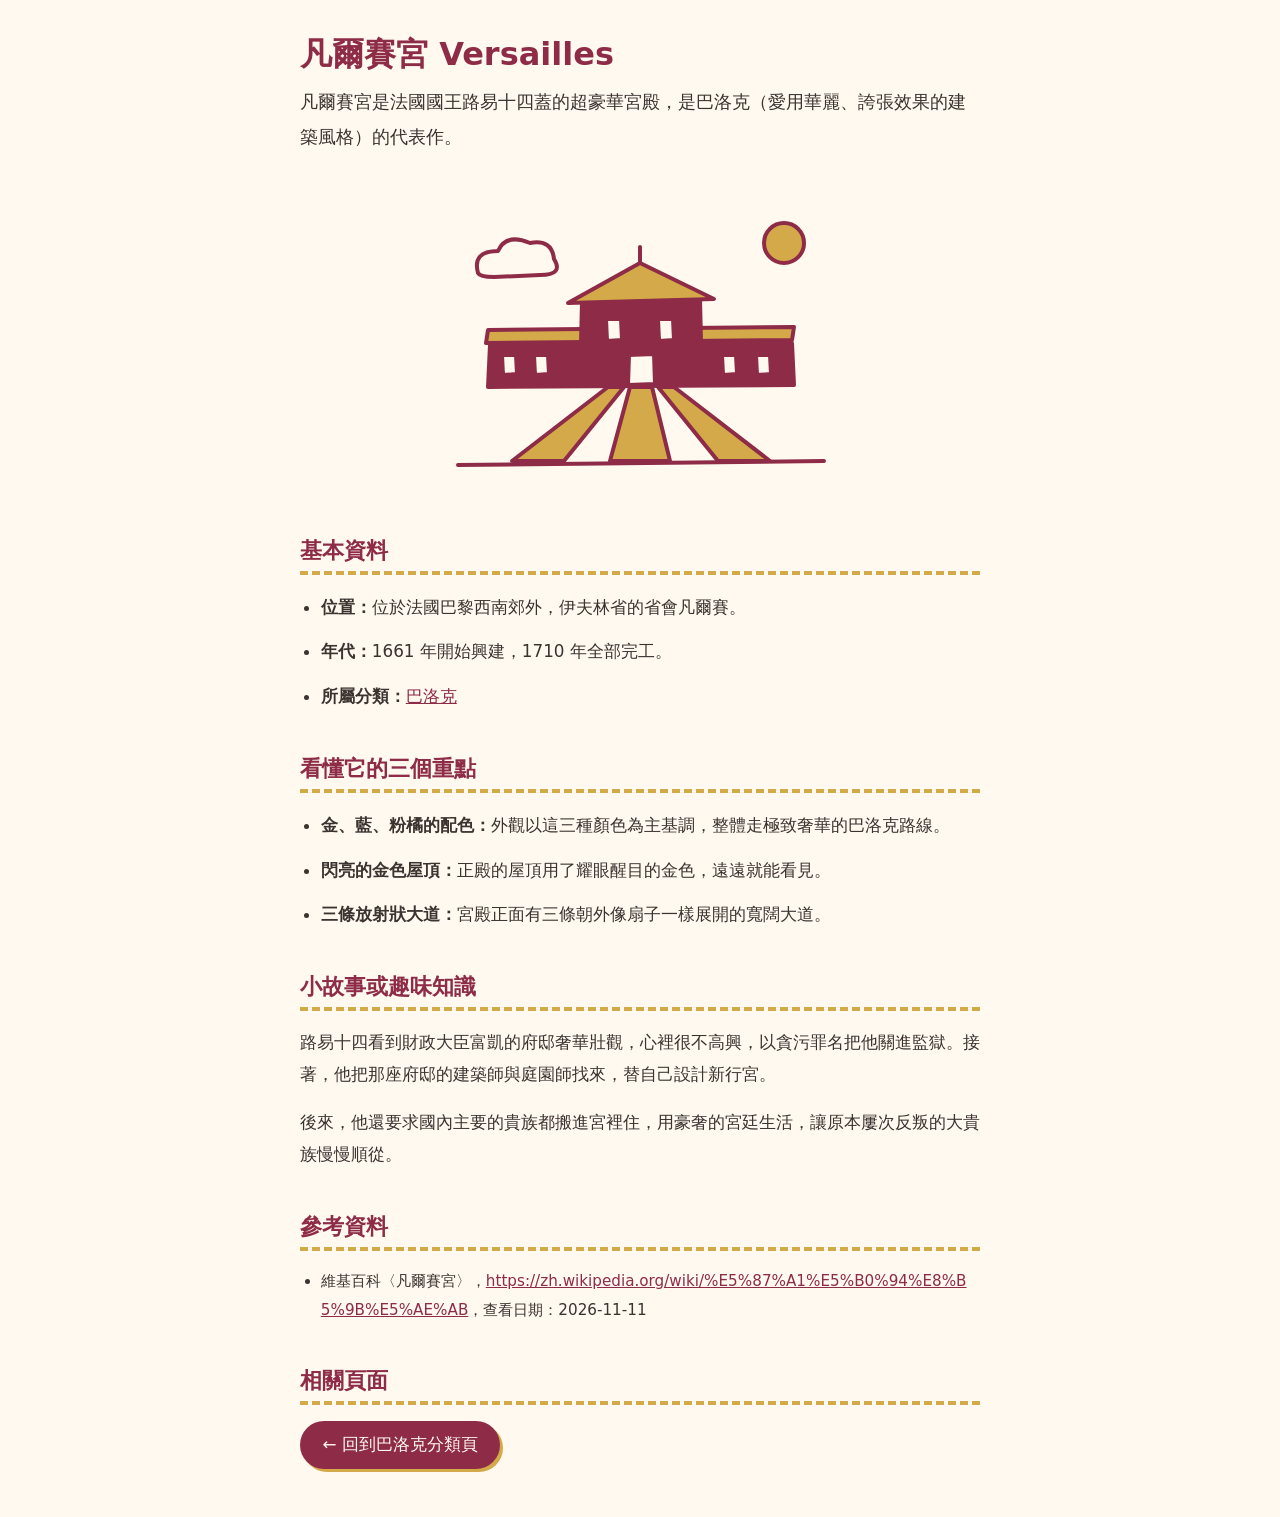
<file: pages/western/versailles.html>
<!DOCTYPE html>
<html lang="zh-Hant">
<head>
  <meta charset="UTF-8">
  <meta name="viewport" content="width=device-width, initial-scale=1">
  <title>凡爾賽宮 Versailles｜建築不可怕：入門小百科</title>
  <link rel="stylesheet" href="../../css/style.css">
</head>
<body class="theme-baroque">
  <main>

    <!-- 1. 標題＋一句話介紹 -->
    <section>
      <h1>凡爾賽宮 Versailles</h1>
      <p class="intro">凡爾賽宮是法國國王路易十四蓋的超豪華宮殿，是巴洛克（愛用華麗、誇張效果的建築風格）的代表作。</p>
    </section>

    <!-- 2. 手繪插圖（SVG） -->
    <section>
      <figure>
        <svg class="hand-drawn" viewBox="0 0 400 300" role="img" aria-labelledby="versailles-art-title versailles-art-desc">
          <title id="versailles-art-title">凡爾賽宮手繪插圖</title>
          <desc id="versailles-art-desc">一座橫向很寬的宮殿，中間主殿有金色屋頂，宮殿前方有三條像扇子一樣展開的金色大道，旁邊有小雲朵和太陽。</desc>
          <circle class="fill-accent" cx="344" cy="48" r="20"/>
          <path class="fill-cream" d="M38 78 Q32 56 58 56 Q66 38 90 48 Q112 44 114 64 Q124 80 100 80 L54 82 Q40 82 38 78 Z"/>
          <path class="fill-accent" d="M168 192 L184 192 L124 266 L72 266 Z"/>
          <path class="fill-accent" d="M190 192 L212 192 L230 266 L170 266 Z"/>
          <path class="fill-accent" d="M218 192 L234 192 L330 266 L278 266 Z"/>
          <path class="fill-primary" d="M50 150 L352 148 L354 190 L48 192 Z"/>
          <path class="fill-accent" d="M46 148 L352 145 L354 132 L48 135 Z"/>
          <path class="fill-cream" d="M62 160 L63 180 L77 179 L76 160 Z"/>
          <path class="fill-cream" d="M94 160 L95 180 L109 179 L108 160 Z"/>
          <path class="fill-cream" d="M282 160 L283 180 L297 179 L296 160 Z"/>
          <path class="fill-cream" d="M316 160 L317 180 L331 179 L330 160 Z"/>
          <path class="fill-primary" d="M140 190 L142 106 L260 104 L262 188 Z"/>
          <path class="fill-accent" d="M128 108 L200 68 L274 104 Z"/>
          <path d="M200 68 L200 52"/>
          <path class="fill-cream" d="M166 124 L167 146 L182 145 L181 124 Z"/>
          <path class="fill-cream" d="M218 124 L219 146 L234 145 L233 124 Z"/>
          <path class="fill-cream" d="M188 190 L189 160 L214 159 L215 189 Z"/>
          <path d="M18 270 L384 266"/>
        </svg>
      </figure>
    </section>

    <!-- 3. 基本資料 -->
    <section>
      <h2>基本資料</h2>
      <ul>
        <li><strong>位置：</strong>位於法國巴黎西南郊外，伊夫林省的省會凡爾賽。</li>
        <li><strong>年代：</strong>1661 年開始興建，1710 年全部完工。</li>
        <li><strong>所屬分類：</strong><a href="baroque.html">巴洛克</a></li>
      </ul>
    </section>

    <!-- 4. 看懂它的三個重點 -->
    <section>
      <h2>看懂它的三個重點</h2>
      <ul>
        <li><strong>金、藍、粉橘的配色：</strong>外觀以這三種顏色為主基調，整體走極致奢華的巴洛克路線。</li>
        <li><strong>閃亮的金色屋頂：</strong>正殿的屋頂用了耀眼醒目的金色，遠遠就能看見。</li>
        <li><strong>三條放射狀大道：</strong>宮殿正面有三條朝外像扇子一樣展開的寬闊大道。</li>
      </ul>
    </section>

    <!-- 5. 小故事或趣味知識 -->
    <section>
      <h2>小故事或趣味知識</h2>
      <p>路易十四看到財政大臣富凱的府邸奢華壯觀，心裡很不高興，以貪污罪名把他關進監獄。接著，他把那座府邸的建築師與庭園師找來，替自己設計新行宮。</p>
      <p>後來，他還要求國內主要的貴族都搬進宮裡住，用豪奢的宮廷生活，讓原本屢次反叛的大貴族慢慢順從。</p>
    </section>

    <!-- 6. 真實長什麼樣：本輪沒有提供照片，依規則省略 -->

    <!-- 7. 參考資料 -->
    <section class="references">
      <h2>參考資料</h2>
      <ul>
        <li>維基百科〈凡爾賽宮〉，<a href="https://zh.wikipedia.org/wiki/%E5%87%A1%E5%B0%94%E8%B5%9B%E5%AE%AB">https://zh.wikipedia.org/wiki/%E5%87%A1%E5%B0%94%E8%B5%9B%E5%AE%AB</a>，查看日期：2026-11-11</li>
      </ul>
    </section>

    <!-- 8. 相關頁面 -->
    <section>
      <h2>相關頁面</h2>
      <a class="button" href="baroque.html">← 回到巴洛克分類頁</a>
    </section>

  </main>
</body>
</html>
</file>
<file: css/style.css>
/* ===== 共用底色 ===== */
:root {
  --bg: #FFF9F0;   /* 米白 */
  --text: #3A3330; /* 深棕灰 */
}

/* ===== 分類主題色（新增分類時，只能在這裡新增一個區塊）===== */
.theme-palace {
  --primary: #C0392B; /* 朱紅 */
  --accent: #E0A526;  /* 金 */
}
.theme-temple {
  --primary: #E07A2F; /* 暖橘 */
  --accent: #8B5A2B;  /* 棕 */
}
.theme-garden {
  --primary: #4F9D69; /* 綠 */
  --accent: #A8D5BA;  /* 淺綠 */
}
.theme-baroque {
  --primary: #8E2C48; /* 酒紅 */
  --accent: #D4A94A;  /* 金 */
}
.theme-gothic {
  --primary: #5B5F9E; /* 藍紫 */
  --accent: #9AA3B5;  /* 灰藍 */
}
.theme-roman {
  --primary: #2E8B8B; /* 地中海青綠 */
  --accent: #D9B26F;  /* 砂岩黃 */
}

/* ===== 基本設定 ===== */
* {
  box-sizing: border-box;
}

body {
  margin: 0;
  background: var(--bg);
  color: var(--text);
  font-family: "Yuanti TC", "Hiragino Maru Gothic ProN", "PingFang TC",
    "Microsoft JhengHei", system-ui, sans-serif;
  font-size: 1.05rem;
  line-height: 1.9;
}

main {
  max-width: 720px;
  margin: 0 auto;
  padding: 2rem 1.25rem 3rem;
}

/* ===== 標題 ===== */
h1,
h2,
h3 {
  color: var(--primary, var(--text));
  line-height: 1.4;
}

h1 {
  margin: 0 0 0.5rem;
  font-size: 2rem;
}

h2 {
  margin: 0 0 1rem;
  padding-bottom: 0.3rem;
  font-size: 1.4rem;
  border-bottom: 4px dashed var(--accent, var(--text));
}

h3 {
  margin: 0.5rem 0;
  font-size: 1.2rem;
}

p {
  margin: 0 0 1rem;
}

.intro {
  font-size: 1.15rem;
}

section + section {
  margin-top: 2.5rem;
}

/* ===== 連結與按鈕 ===== */
a {
  color: var(--primary, var(--text));
}

.button {
  display: inline-block;
  padding: 0.5rem 1.4rem;
  background: var(--primary, var(--text));
  color: var(--bg);
  text-decoration: none;
  border-radius: 999px;
  box-shadow: 3px 3px 0 var(--accent, var(--text));
}

/* ===== 清單 ===== */
ul {
  padding-left: 1.3rem;
}

li {
  margin-bottom: 0.8rem;
}

/* ===== 插圖 ===== */
figure {
  margin: 1.5rem 0;
}

figure svg,
.card svg {
  display: block;
  width: 100%;
  height: auto;
}

figure svg {
  max-width: 400px;
  margin: 0 auto;
}

.card svg {
  max-width: 260px;
  margin: 0 auto;
}

/* 手繪風 SVG：線條與填色一律吃主題變數 */
.hand-drawn {
  fill: none;
  stroke: var(--primary);
  stroke-width: 4;
  stroke-linecap: round;
  stroke-linejoin: round;
}

.fill-primary {
  fill: var(--primary);
}

.fill-accent {
  fill: var(--accent);
}

.fill-cream {
  fill: var(--bg);
}

/* ===== 首頁入口卡片 ===== */
.card-grid {
  display: grid;
  grid-template-columns: repeat(auto-fit, minmax(240px, 1fr));
  gap: 1.5rem;
}

.card {
  display: block;
  padding: 1rem 1.25rem 1.25rem;
  color: var(--text);
  text-decoration: none;
  background: var(--bg);
  border: 4px solid var(--primary);
  border-radius: 24px 18px 26px 16px;
  box-shadow: 6px 6px 0 var(--accent);
}

.card:hover,
.card:focus {
  transform: translate(2px, 2px);
  box-shadow: 4px 4px 0 var(--accent);
}

.card p {
  margin: 0;
}

/* ===== 參考資料 ===== */
.references {
  font-size: 0.95rem;
}

.references a {
  word-break: break-all;
}

/* ===== 手機版微調 ===== */
@media (max-width: 480px) {
  h1 {
    font-size: 1.6rem;
  }

  main {
    padding: 1.5rem 1rem 2.5rem;
  }
}
</file>
